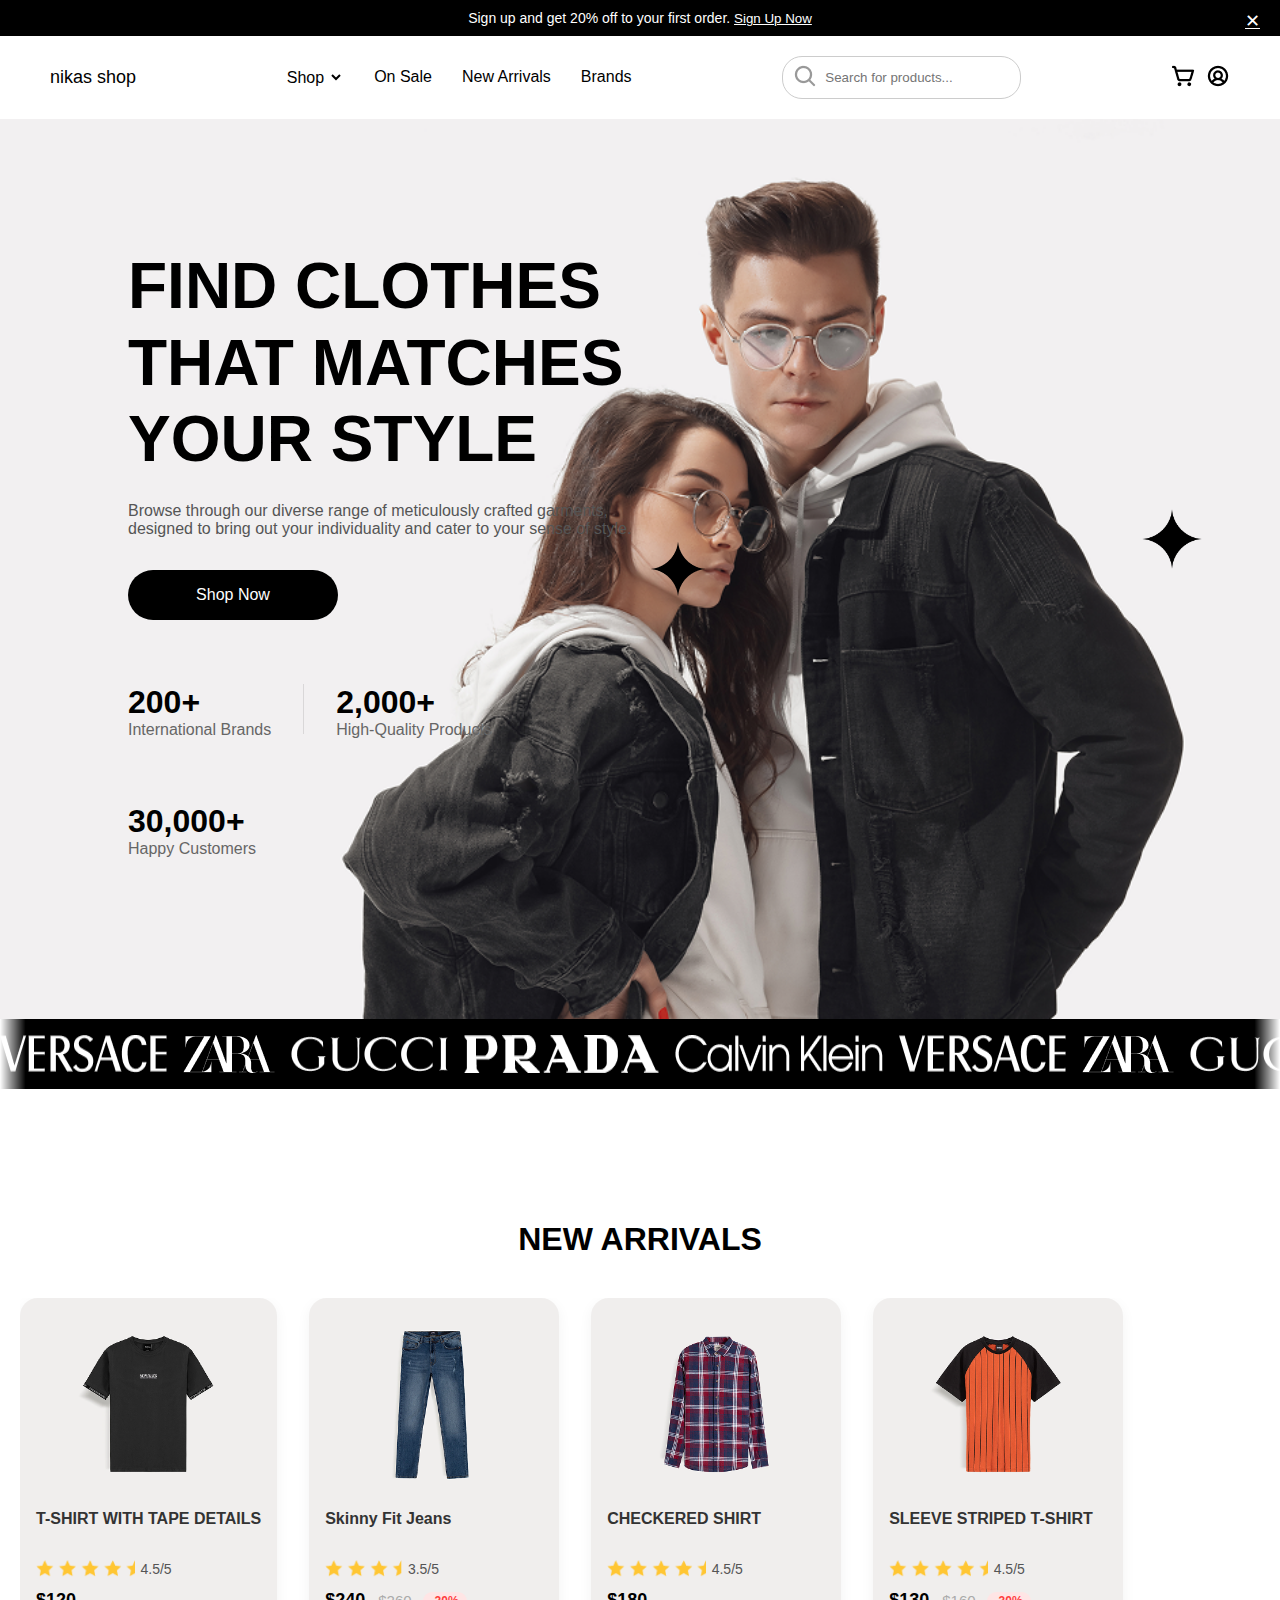
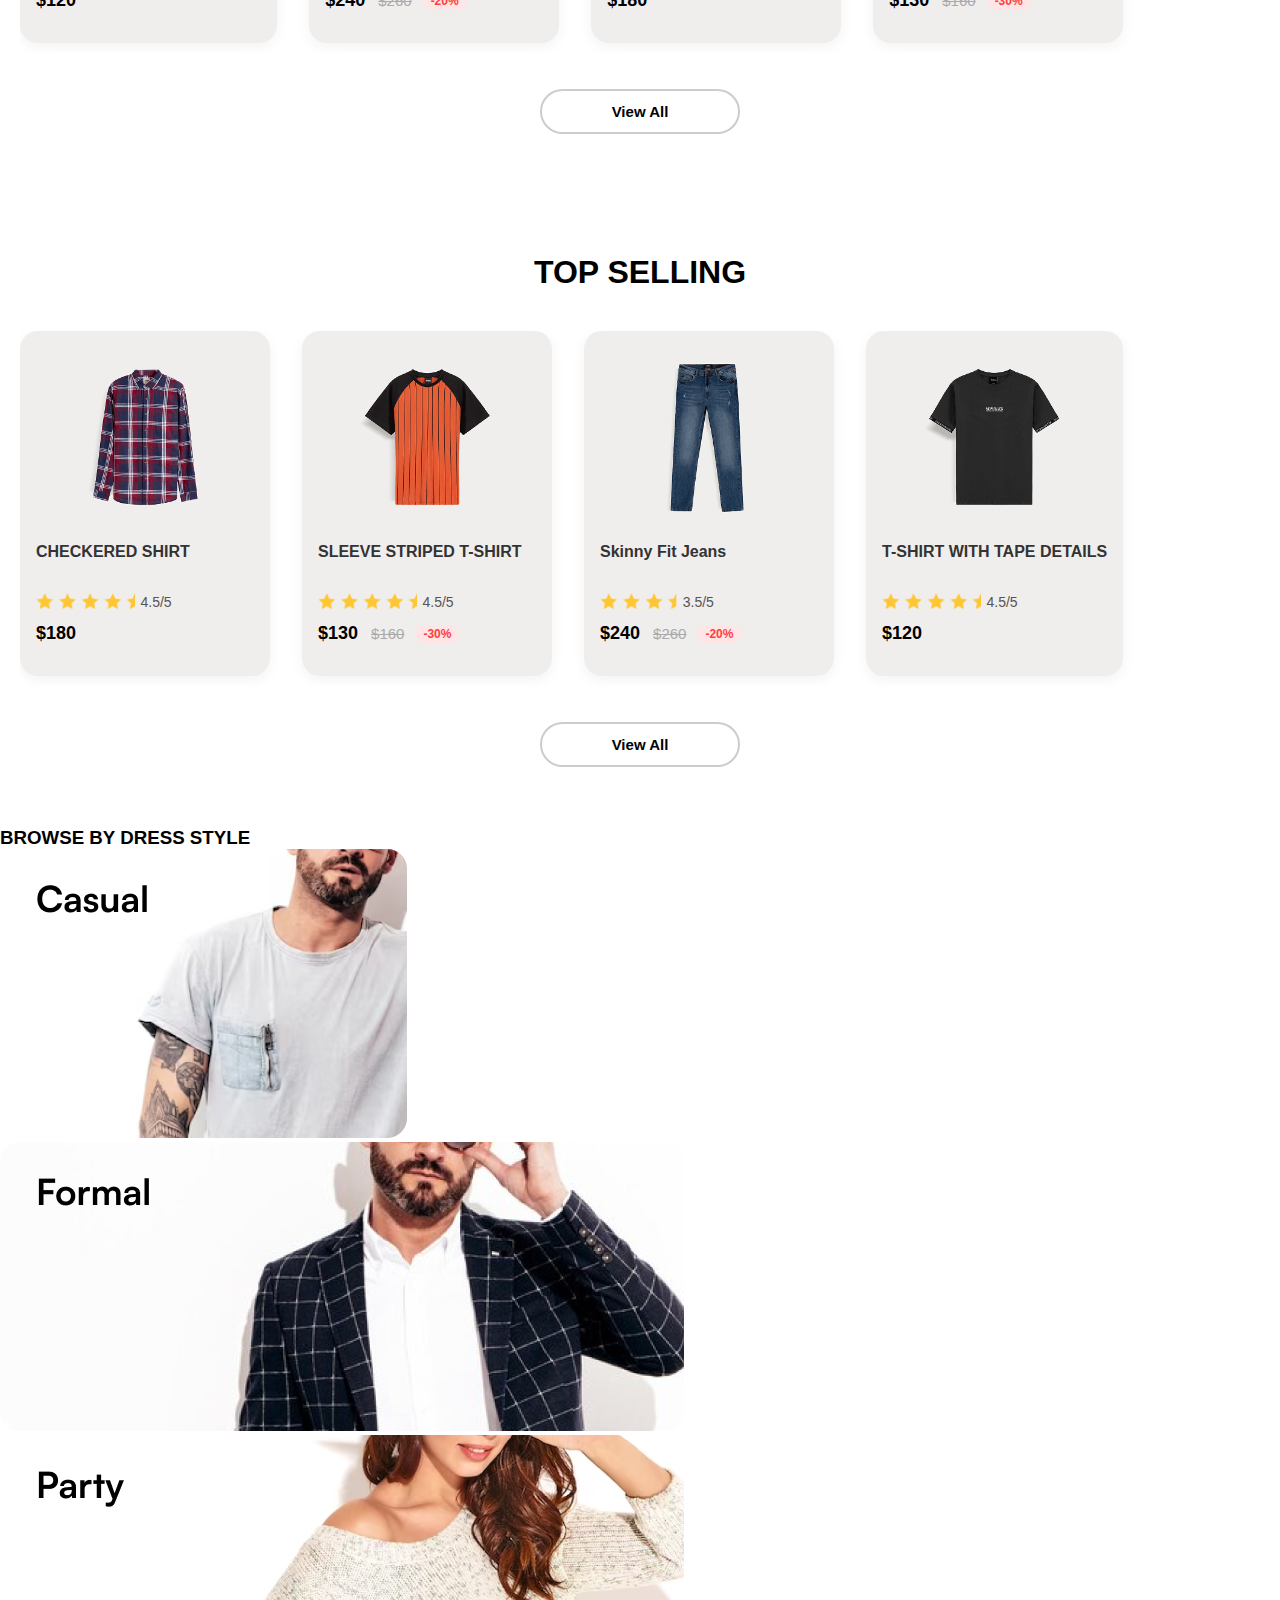
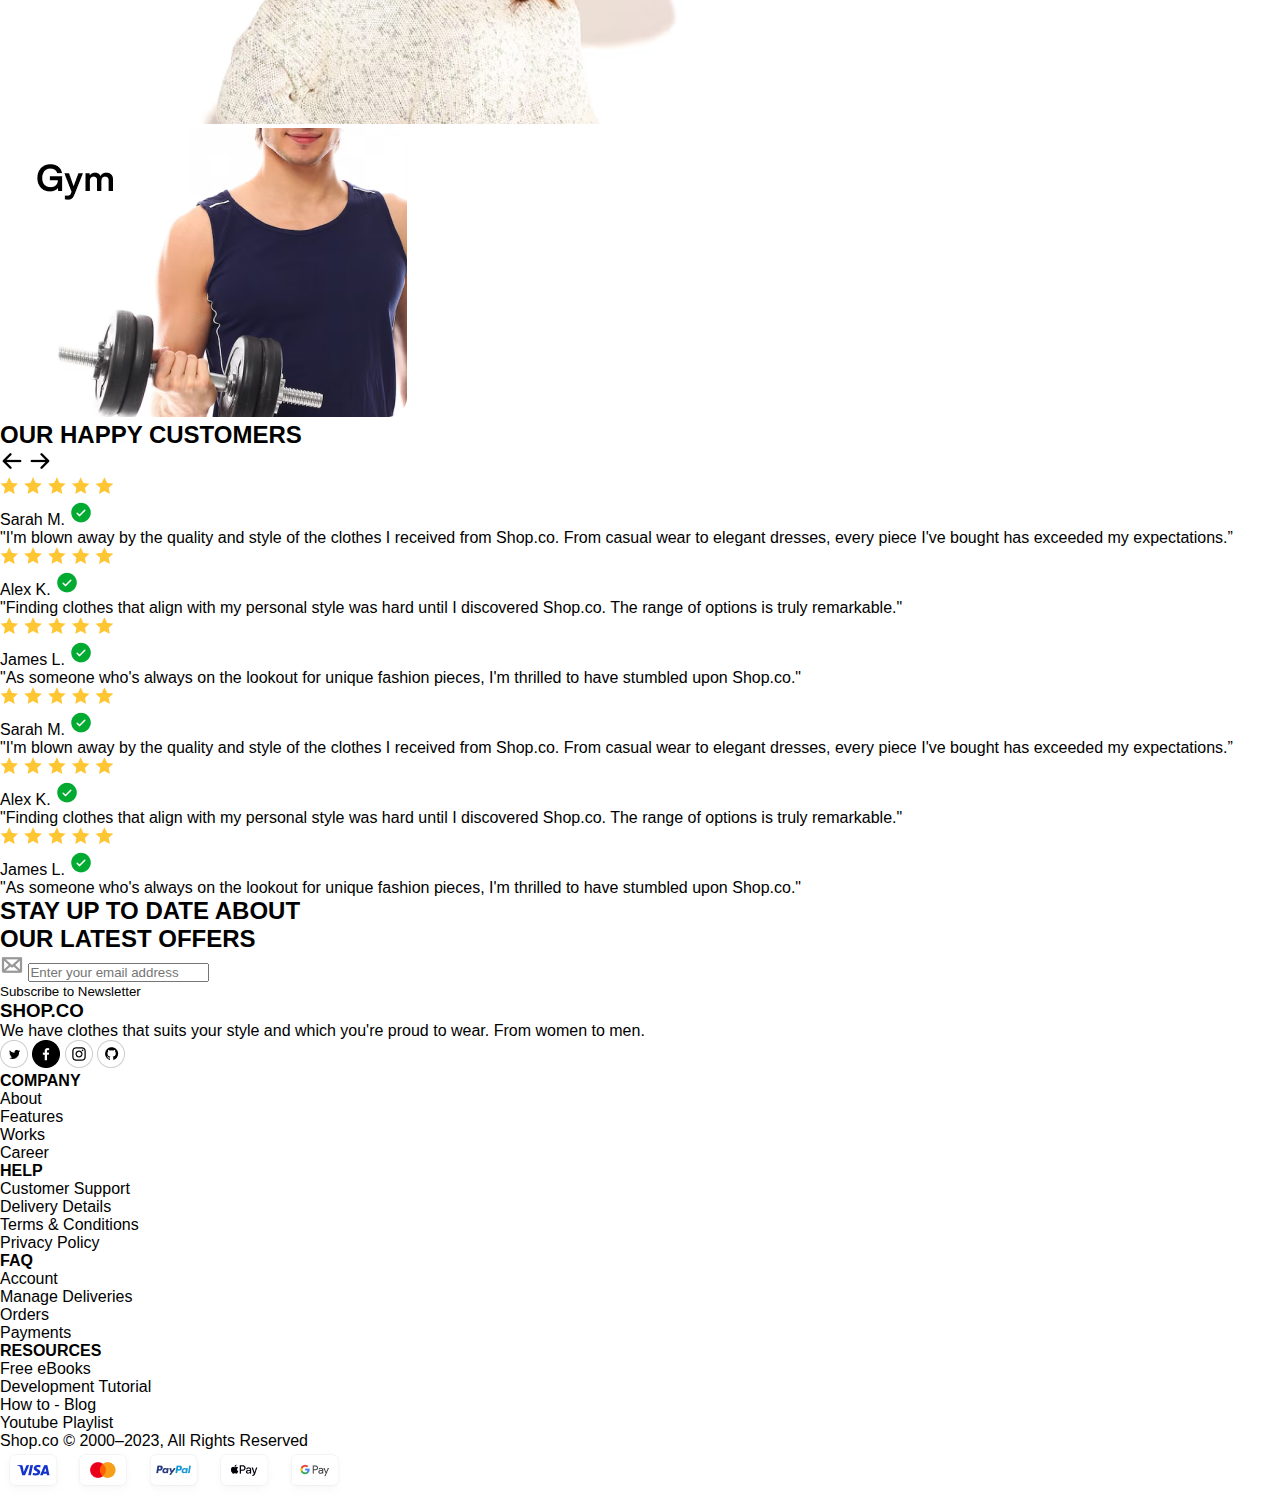
<file: index.html>
<!DOCTYPE html>
<html lang="en">
  <head>
    <meta charset="UTF-8" />
    <meta name="viewport" content="width=device-width, initial-scale=1.0" />
    <link rel="stylesheet" href="./style/page/home_page.css" />
    <link rel="stylesheet" href="./style/shared/main.css" />
    <title>SHOP.CO</title>
  </head>
  <body>
    <header>
      <section class="top-bar">
        <p>
          Sign up and get 20% off to your first order.
          <button
            id="sing-up-btn"
            style="color: white; text-decoration: underline"
          >
            <a href="./registration.html"> Sign Up Now </a>
          </button>
        </p>
        <button class="close-button">✕</button>
      </section>

      <section class="main-header">
        <div class="burger-menu" onclick="openMenu()">
          <div class="bar"></div>
          <div class="bar"></div>
          <div class="bar"></div>
        </div>

        <div class="side-menu" id="sideMenu">
          <button class="close-btn" onclick="closeMenu()">✕</button>
          <ul class="menu-list">
            <li><a href="#">Home</a></li>
            <li><a href="#">About</a></li>
            <li><a href="#">Services</a></li>
            <li class="dropdown">
              <div onclick="toggleDropdown()" class="dropdown-toggle">
                Shop <span class="arrow">▾</span>
              </div>
              <ul class="dropdown-menu" id="dropdownMenu">
                <li><a href="#">Privacy Policy</a></li>
                <li><a href="#">About Company</a></li>
                <li><a href="#">Payment Gateway</a></li>
                <li><a href="#">Terms & Conditions</a></li>
                <li><a href="#">Testimonials</a></li>
              </ul>
            </li>
            <li><a href="#">Testimonials</a></li>
          </ul>
          <button class="signup-btn">
            <a href="./registration.html"> Sign Up Now </a>
          </button>
        </div>

        <section class="logo">
          <p style="font-size: large;">nikas shop</p>
          <!-- <a href="#"><img src="./images/logo.png" alt="Shop Logo" /></a> -->
        </section>

        <nav class="navigation">
          <ul>
            <li>Shop<select name="Shop" id="Shop"></select></li>
            <li><a href="#">On Sale</a></li>
            <li><a href="#new-arrivals">New Arrivals</a></li>
            <li><a href="#scroller">Brands</a></li>
          </ul>
        </nav>

        <section class="search-cart-profile">
          <section class="search-box">
            <button><img src="./images/serch_icon.png" alt="search" /></button>
            <input type="text" placeholder="Search for products..." />
          </section>
        </section>

        <section class="icons">
          <a href="./cart.html"
            ><img src="./images/basket_icon.png" alt="Basket"
          /></a>
          <a href="./admin-login.html" title="Admin Panel"
            ><img src="./images/person_icon.png" alt="admin panel"
          /></a>
        </section>
      </section>
    </header>
    <main>
      <section class="hero">
        <section class="hero-content">
          <h1>FIND CLOTHES THAT MATCHES YOUR STYLE</h1>
          <p>
            Browse through our diverse range of meticulously crafted garments,
            designed to bring out your individuality and cater to your sense of
            style.
          </p>
          <button class="shop-btn">
            <a href="./category.html">Shop Now</a>
          </button>
          <section class="hero-stats">
            <section class="stat">
              <h2>200+</h2>
              <p>International Brands</p>
            </section>
            <span class="separator"></span>
            <section class="stat">
              <h2>2,000+</h2>
              <p>High-Quality Products</p>
            </section>
            <span class="separator nan"></span>
            <section class="stat">
              <h2>30,000+</h2>
              <p>Happy Customers</p>
            </section>
          </section>
        </section>
        <section class="hero-image">
          <img
            src="./images/big_star.png"
            alt="Star"
            class="main-star star-top"
          />
          <img
            src="./images/smal_star.png"
            alt="Star"
            class="main-star star-middle"
          />
        </section>
      </section>
      <!--- brend section -->

      <section
        class="scroller"
        data-direction="right"
        data-speed="fast"
        id="scroller"
      >
        <section class="scroller__inner">
          <img src="./images/versache-logo.png" alt="versache" />
          <img src="./images/zara-logo.png" alt="zara" />
          <img src="./images/gucci-logo.png" alt="gucci" />
          <img src="./images/prada-logo.png" alt="prada" />
          <img src="./images/calvin-klain-logo.png" alt="calvin-klain" />
          <img src="./images/versache-logo.png" alt="versache" />
          <img src="./images/zara-logo.png" alt="zara" />
          <img src="./images/gucci-logo.png" alt="gucci" />
          <img src="./images/prada-logo.png" alt="prada" />
          <img src="./images/calvin-klain-logo.png" alt="calvin-klain" />
        </section>
      </section>
      <!--New Arrivals section--->
      <section class="new-arrivals-container" id="new-arrivals">
        <h2>NEW ARRIVALS</h2>
        <section class="new-arrivals-wrapper js-products-container">
          <!-- New Arrivals section
              cart item 
          -->
        </section>
        <a href="./category.html">
          <button class="view-all-button">View All</button>
        </a>
      </section>

      <!-- TOP SELLING  section-->
      <section class="new-arrivals-container">
        <h2>TOP SELLING</h2>
        <section class="new-arrivals-wrapper js-products-container-top-selling">
          <!-- TOP SELLING  section
              cart item 
          -->
        </section>
        <a href="./category.html">
          <button class="view-all-button">View All</button>
        </a>
      </section>

      <!-- BROWSE BY DRESS STYLE section -->
      <section class="browse-by-dress-style">
        <section class="browse-by-dress-style-wrapper">
          <h3>BROWSE BY DRESS STYLE</h3>
          <!-- BROWSE BY DRESS STYLE CONTENT section -->
          <section class="browse-by-dress-style-content">
            <section class="dress-style-item">
              <a href="./category.html">
                <img src="./images/main-page-img/casuale.png" alt="Casual" />
              </a>
            </section>
            <section class="dress-style-item">
              <a href="./category.html">
                <img src="./images/main-page-img/formal.png" alt="Formal" />
              </a>
            </section>
            <section class="dress-style-item">
              <a href="./category.html">
                <img src="./images/main-page-img/party.png" alt="Party" />
              </a>
            </section>
            <section class="dress-style-item">
              <a href="./category.html">
                <img src="./images/main-page-img/gym.png" alt="Gym" />
              </a>
            </section>
          </section>
        </section>
      </section>
      <!-- OUR HAPPY CUSTOMERS -->
      <section class="costumer-comment">
        <section class="costumer-comment-title">
          <h2>OUR HAPPY CUSTOMERS</h2>
          <div class="carousel-controls">
            <button class="carousel-btn prev-btn">
              <img src="./images/main-page-img/arrow-left.png" alt="arrow" />
            </button>
            <button class="carousel-btn next-btn">
              <img src="./images/main-page-img/arrow-right.png" alt="arrow" />
            </button>
          </div>
        </section>
        <section class="customer-carousel">
          <section class="carousel-wrapper js-carousel">
            <!-- code for costumer comment -->
          </section>
        </section>
      </section>
    </main>
    <!-- STAY UPTO DATE ABOUT OUR LATEST OFFERS and FOOTER SECTION -->
    <footer class="footer">
      <section class="newsletter">
        <div class="newsletter-container">
          <h2>
            STAY UP TO DATE ABOUT<br />
            OUR LATEST OFFERS
          </h2>
          <form class="newsletter-form">
            <section class="mail-input">
              <img src="./images/maill.png" alt="mail icon" />
              <input
                type="email"
                placeholder="Enter your email address"
                required
              />
            </section>
            <button type="submit">Subscribe to Newsletter</button>
          </form>
        </div>
      </section>
      <section class="footer-main">
        <div class="footer-column brand">
          <h3>SHOP.CO</h3>
          <p>
            We have clothes that suits your style and which you're proud to
            wear. From women to men.
          </p>
          <div class="social-icons">
            <a href="#"><img src="./images/twitter.png" alt="twitter" /></a>
            <a href="#"><img src="./images/faceboock.png" alt="faceboock" /></a>
            <a href="#"><img src="./images/ig.png" alt="instagram" /></a>
            <a href="#"><img src="./images/github.png" alt="github" /></a>
          </div>
        </div>

        <div class="footer-column">
          <h4>COMPANY</h4>
          <ul>
            <li><a href="#">About</a></li>
            <li><a href="#">Features</a></li>
            <li><a href="#">Works</a></li>
            <li><a href="#">Career</a></li>
          </ul>
        </div>

        <div class="footer-column">
          <h4>HELP</h4>
          <ul>
            <li><a href="#">Customer Support</a></li>
            <li><a href="#">Delivery Details</a></li>
            <li><a href="#">Terms & Conditions</a></li>
            <li><a href="#">Privacy Policy</a></li>
          </ul>
        </div>

        <div class="footer-column">
          <h4>FAQ</h4>
          <ul>
            <li><a href="#">Account</a></li>
            <li><a href="#">Manage Deliveries</a></li>
            <li><a href="#">Orders</a></li>
            <li><a href="#">Payments</a></li>
          </ul>
        </div>

        <div class="footer-column">
          <h4>RESOURCES</h4>
          <ul>
            <li><a href="#">Free eBooks</a></li>
            <li><a href="#">Development Tutorial</a></li>
            <li><a href="#">How to - Blog</a></li>
            <li><a href="#">Youtube Playlist</a></li>
          </ul>
        </div>
      </section>

      <div class="footer-bottom">
        <p>Shop.co © 2000–2023, All Rights Reserved</p>
        <div class="payment-icons">
          <img src="./images/visa.png" alt="Visa" />
          <img src="./images/master-card.png" alt="Mastercard" />
          <img src="./images/paypal.png" alt="PayPal" />
          <img src="./images/apple-pay.png" alt="Apple Pay" />
          <img src="./images/google-pay.png" alt="Google Pay" />
        </div>
      </div>
    </footer>

    <script src="./js/data.js"></script>
    <script src="./js/shared/shared.js"></script>
    <script src="./js/mainPage.js"></script>
  </body>
</html>
</file>
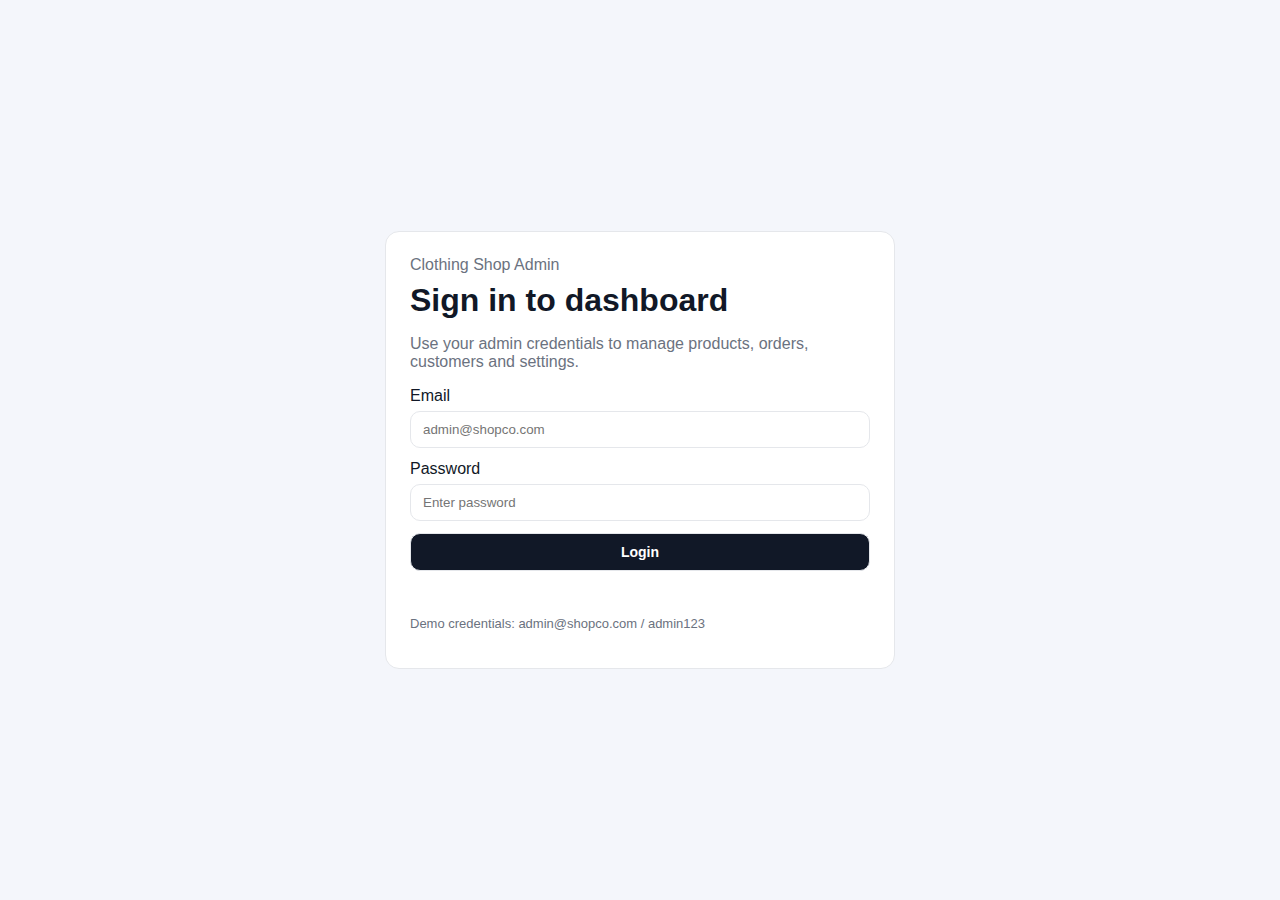
<file: admin-login.html>
<!DOCTYPE html>
<html lang="en">
  <head>
    <meta charset="UTF-8" />
    <meta name="viewport" content="width=device-width, initial-scale=1.0" />
    <link rel="stylesheet" href="./style/page/admin.css" />
    <title>Admin Login - SHOP.CO</title>
  </head>
  <body class="admin-login-body">
    <main class="login-layout">
      <section class="login-card">
        <p class="login-kicker">Clothing Shop Admin</p>
        <h1>Sign in to dashboard</h1>
        <p class="login-subtitle">
          Use your admin credentials to manage products, orders, customers and settings.
        </p>

        <form class="login-form js-login-form">
          <label>
            Email
            <input type="email" class="js-email" placeholder="admin@shopco.com" required />
          </label>

          <label>
            Password
            <input type="password" class="js-password" placeholder="Enter password" required />
          </label>

          <button type="submit" class="btn primary js-login-btn">Login</button>
          <p class="login-error js-login-error"></p>
        </form>

        <p class="login-hint">Demo credentials: admin@shopco.com / admin123</p>
      </section>
    </main>

    <script src="./js/admin/auth.js"></script>
    <script src="./js/admin/login.js"></script>
  </body>
</html>
</file>
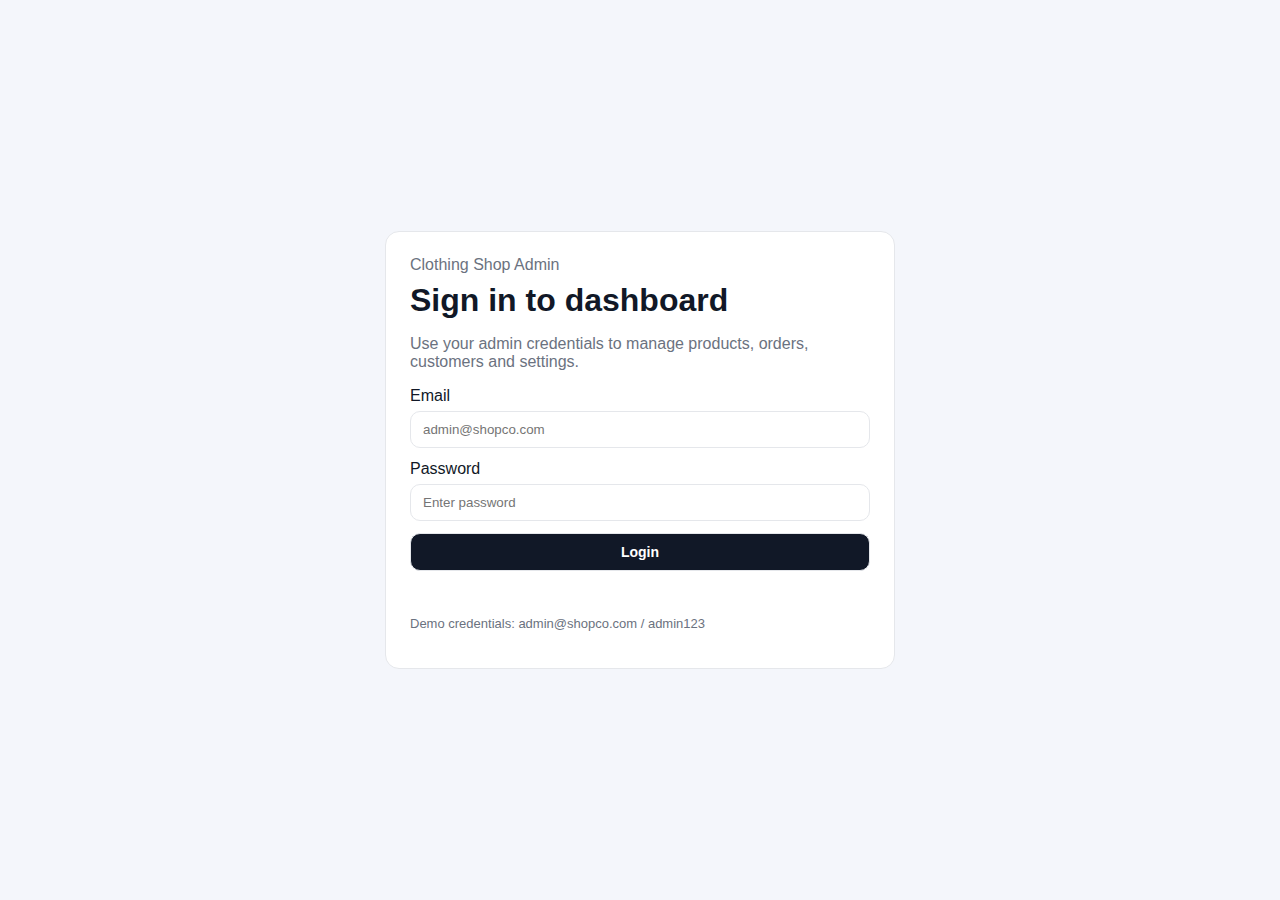
<file: admin.html>
<!DOCTYPE html>
<html lang="en">
  <head>
    <meta charset="UTF-8" />
    <meta name="viewport" content="width=device-width, initial-scale=1.0" />
    <link rel="stylesheet" href="./style/page/admin.css" />
    <title>Admin Dashboard - SHOP.CO</title>
  </head>
  <body>
    <main class="dashboard-layout">
      <aside class="sidebar">
        <h2>SHOP.CO Admin</h2>
        <nav class="sidebar-nav">
          <button class="nav-link is-active js-nav-link" data-section="overview">Overview</button>
          <button class="nav-link js-nav-link" data-section="products">Products</button>
          <button class="nav-link js-nav-link" data-section="orders">Orders</button>
          <button class="nav-link js-nav-link" data-section="customers">Customers</button>
          <button class="nav-link js-nav-link" data-section="analytics">Analytics</button>
          <button class="nav-link js-nav-link" data-section="settings">Settings</button>
        </nav>
        <div class="sidebar-actions">
          <a class="btn secondary" href="./index.html">Back to Store</a>
          <button class="btn danger js-logout-btn">Logout</button>
        </div>
      </aside>

      <section class="content">
        <header class="topbar">
          <h1 class="js-section-title">Dashboard Overview</h1>
          <button class="btn primary js-open-product-modal">+ Add Product</button>
        </header>

        <section class="panel js-section" data-section="overview">
          <div class="stats-grid js-overview-cards"></div>
          <div class="grid-two">
            <article class="card">
              <h3>Sales Overview</h3>
              <canvas class="js-sales-chart" width="600" height="250"></canvas>
            </article>
            <article class="card">
              <h3>Recent Activity</h3>
              <ul class="activity-list js-activity-list"></ul>
            </article>
          </div>
        </section>

        <section class="panel hidden js-section" data-section="products">
          <article class="card">
            <div class="card-head">
              <h3>Products</h3>
              <div class="inline-actions">
                <input type="text" class="input js-product-search" placeholder="Search products..." />
                <select class="input js-product-category-filter">
                  <option value="">All categories</option>
                  <option value="T-shirt">T-shirt</option>
                  <option value="Hoodie">Hoodie</option>
                  <option value="Jeans">Jeans</option>
                  <option value="Shirt">Shirt</option>
                </select>
              </div>
            </div>
            <div class="table-wrapper">
              <table class="admin-table">
                <thead>
                  <tr>
                    <th>ID</th><th>Image</th><th>Name</th><th>Category</th><th>Price</th><th>Stock</th><th>Actions</th>
                  </tr>
                </thead>
                <tbody class="js-products-table-body"></tbody>
              </table>
            </div>
            <div class="pagination js-product-pagination"></div>
          </article>
        </section>

        <section class="panel hidden js-section" data-section="orders">
          <article class="card">
            <h3>Orders</h3>
            <div class="table-wrapper">
              <table class="admin-table">
                <thead>
                  <tr>
                    <th>Order ID</th><th>Customer</th><th>Products</th><th>Total</th><th>Status</th><th>Actions</th>
                  </tr>
                </thead>
                <tbody class="js-orders-table-body"></tbody>
              </table>
            </div>
          </article>
        </section>

        <section class="panel hidden js-section" data-section="customers">
          <article class="card">
            <h3>Customers</h3>
            <div class="table-wrapper">
              <table class="admin-table">
                <thead>
                  <tr>
                    <th>Name</th><th>Email</th><th>Phone</th><th>Total Orders</th><th>Actions</th>
                  </tr>
                </thead>
                <tbody class="js-customers-table-body"></tbody>
              </table>
            </div>
          </article>
        </section>

        <section class="panel hidden js-section" data-section="analytics">
          <div class="stats-grid js-analytics-cards"></div>
          <div class="grid-two">
            <article class="card">
              <h3>Orders Per Day</h3>
              <canvas class="js-orders-chart" width="600" height="250"></canvas>
            </article>
            <article class="card">
              <h3>Top Products</h3>
              <ul class="top-list js-top-products"></ul>
            </article>
          </div>
        </section>

        <section class="panel hidden js-section" data-section="settings">
          <article class="card">
            <h3>Store Settings</h3>
            <form class="settings-form js-settings-form">
              <label>Store Name<input class="input js-store-name" required /></label>
              <label>Admin Email<input class="input js-admin-email" type="email" required /></label>
              <label>Currency
                <select class="input js-currency">
                  <option value="USD">USD ($)</option>
                  <option value="EUR">EUR (€)</option>
                  <option value="GEL">GEL (₾)</option>
                </select>
              </label>
              <label>Theme
                <select class="input js-theme">
                  <option value="light">Light</option>
                  <option value="dark">Dark</option>
                </select>
              </label>
              <div class="inline-actions">
                <button class="btn primary js-save-settings" type="submit">Save Settings</button>
                <button class="btn secondary js-export-json" type="button">Export Data (JSON)</button>
              </div>
            </form>
          </article>
        </section>
      </section>
    </main>

    <section class="modal hidden js-modal">
      <div class="modal-overlay js-modal-close"></div>
      <div class="modal-content js-modal-content"></div>
    </section>

    <div class="toast-container js-toast-container"></div>

    <script src="./js/data.js"></script>
    <script src="./js/admin/auth.js"></script>
    <script src="./js/admin/storage.js"></script>
    <script src="./js/admin/ui.js"></script>
    <script src="./js/admin/products.js"></script>
    <script src="./js/admin/orders.js"></script>
    <script src="./js/admin/customers.js"></script>
    <script src="./js/admin/analytics.js"></script>
    <script src="./js/admin/settings.js"></script>
    <script src="./js/admin/dashboard.js"></script>
  </body>
</html>
</file>
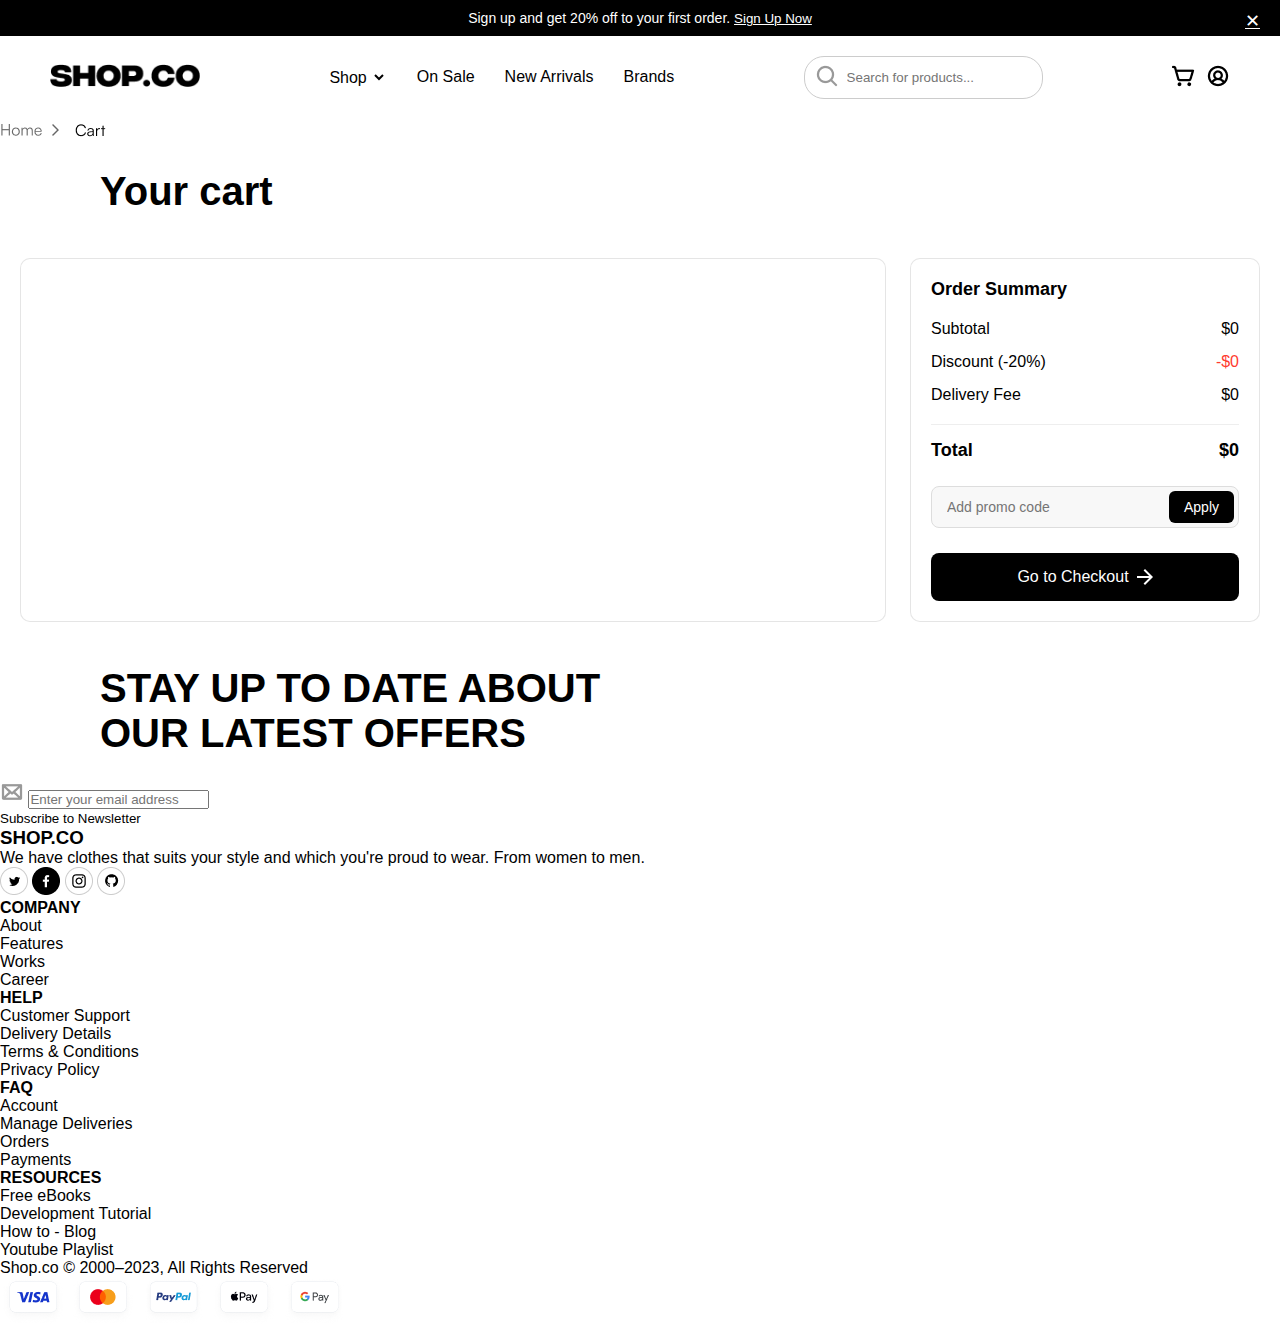
<file: cart.html>
<!DOCTYPE html>
<html lang="en">
  <head>
    <meta charset="UTF-8" />
    <meta name="viewport" content="width=device-width, initial-scale=1.0" />
    <link rel="stylesheet" href="./style/page/cart.css" />
    <link rel="stylesheet" href="./style/page/home_page.css" />
    <link rel="stylesheet" href="./style/shared/main.css" />
    <link rel="stylesheet" href="./style/page/ProductDetailPage.css" />
    <title>SHOP.CO</title>
  </head>
  <body>
    <header>
      <section class="top-bar">
        <p>
          Sign up and get 20% off to your first order.
          <button
            id="sing-up-btn"
            style="color: white; text-decoration: underline"
          >
            <a href="./registration.html"> Sign Up Now </a>
          </button>
        </p>
        <button class="close-button">✕</button>
      </section>

      <section class="main-header">
        <div class="burger-menu" onclick="openMenu()">
          <div class="bar"></div>
          <div class="bar"></div>
          <div class="bar"></div>
        </div>

        <div class="side-menu" id="sideMenu">
          <button class="close-btn" onclick="closeMenu()">✕</button>
          <ul class="menu-list">
            <li><a href="#">Home</a></li>
            <li><a href="#">About</a></li>
            <li><a href="#">Services</a></li>
            <li class="dropdown">
              <div onclick="toggleDropdown()" class="dropdown-toggle">
                Shop <span class="arrow">▾</span>
              </div>
              <ul class="dropdown-menu" id="dropdownMenu">
                <li><a href="#">Privacy Policy</a></li>
                <li><a href="#">About Company</a></li>
                <li><a href="#">Payment Gateway</a></li>
                <li><a href="#">Terms & Conditions</a></li>
                <li><a href="#">Testimonials</a></li>
              </ul>
            </li>
            <li><a href="#">Testimonials</a></li>
          </ul>
          <button class="signup-btn">
            <a href="./registration.html"> Sign Up Now </a>
          </button>
        </div>

        <section class="logo">
          <a href="./index.html"
            ><img src="./images/logo.png" alt="Shop Logo"
          /></a>
        </section>

        <nav class="navigation">
          <ul>
            <li>Shop<select name="Shop" id="Shop"></select></li>
            <li><a href="#">On Sale</a></li>
            <li><a href="#">New Arrivals</a></li>
            <li><a href="#scroller">Brands</a></li>
          </ul>
        </nav>

        <section class="search-cart-profile">
          <section class="search-box">
            <button><img src="./images/serch_icon.png" alt="search" /></button>
            <input type="text" placeholder="Search for products..." />
          </section>
        </section>

        <section class="icons">
          <a href="./cart.html"
            ><img src="./images/basket_icon.png" alt="Basket"
          /></a>
          <a href="./admin-login.html"><img src="./images/person_icon.png" alt="admin panel" /></a>
        </section>
      </section>
    </header>
    <img src="./images/cart-headline.png" alt="hedline" class="hedline" />
    <h2>Your cart</h2>
    <main class="cart-page">
      <section class="container">
        <section class="cart-grid">
          <section class="cart-items">
            
          </section>

          <section class="order-summary">
            <section class="summary-title">Order Summary</section>
            <section class="summary-row">
              <span>Subtotal</span>
              <span class="js-subtotal">$0</span>
            </section>
            <section class="summary-row">
              <span>Discount (-20%)</span>
              <span class="discount js-discount">-$0</span>
            </section>
            <section class="summary-row">
              <span>Delivery Fee</span>
              <span class="js-delivery">$0</span>
            </section>
            <section class="summary-row total">
              <span>Total</span>
              <span class="js-total">$0</span>
            </section>

            <section class="promo-code">
              <input
                type="text"
                class="promo-input"
                placeholder="Add promo code"
              />
              <button class="apply-btn">Apply</button>
            </section>

            <button class="checkout-btn">
              Go to Checkout
              <svg
                width="16"
                height="16"
                viewBox="0 0 16 16"
                fill="none"
                xmlns="http://www.w3.org/2000/svg"
              >
                <path
                  d="M8 0L6.59 1.41L12.17 7H0V9H12.17L6.59 14.59L8 16L16 8L8 0Z"
                  fill="white"
                />
              </svg>
            </button>
          </section>
        </section>
      </section>
    </main>
    <!-- STAY UPTO DATE ABOUT OUR LATEST OFFERS and FOOTER SECTION -->
    <footer class="footer">
      <section class="newsletter">
        <div class="newsletter-container">
          <h2>
            STAY UP TO DATE ABOUT<br />
            OUR LATEST OFFERS
          </h2>
          <form class="newsletter-form">
            <section class="mail-input">
              <img src="./images/maill.png" alt="mail icon" />
              <input
                type="email"
                placeholder="Enter your email address"
                required
              />
            </section>
            <button type="submit">Subscribe to Newsletter</button>
          </form>
        </div>
      </section>
      <section class="footer-main">
        <div class="footer-column brand">
          <h3>SHOP.CO</h3>
          <p>
            We have clothes that suits your style and which you're proud to
            wear. From women to men.
          </p>
          <div class="social-icons">
            <a href="#"><img src="./images/twitter.png" alt="twitter" /></a>
            <a href="#"><img src="./images/faceboock.png" alt="faceboock" /></a>
            <a href="#"><img src="./images/ig.png" alt="instagram" /></a>
            <a href="#"><img src="./images/github.png" alt="github" /></a>
          </div>
        </div>

        <div class="footer-column">
          <h4>COMPANY</h4>
          <ul>
            <li><a href="#">About</a></li>
            <li><a href="#">Features</a></li>
            <li><a href="#">Works</a></li>
            <li><a href="#">Career</a></li>
          </ul>
        </div>

        <div class="footer-column">
          <h4>HELP</h4>
          <ul>
            <li><a href="#">Customer Support</a></li>
            <li><a href="#">Delivery Details</a></li>
            <li><a href="#">Terms & Conditions</a></li>
            <li><a href="#">Privacy Policy</a></li>
          </ul>
        </div>

        <div class="footer-column">
          <h4>FAQ</h4>
          <ul>
            <li><a href="#">Account</a></li>
            <li><a href="#">Manage Deliveries</a></li>
            <li><a href="#">Orders</a></li>
            <li><a href="#">Payments</a></li>
          </ul>
        </div>

        <div class="footer-column">
          <h4>RESOURCES</h4>
          <ul>
            <li><a href="#">Free eBooks</a></li>
            <li><a href="#">Development Tutorial</a></li>
            <li><a href="#">How to - Blog</a></li>
            <li><a href="#">Youtube Playlist</a></li>
          </ul>
        </div>
      </section>

      <div class="footer-bottom">
        <p>Shop.co © 2000–2023, All Rights Reserved</p>
        <div class="payment-icons">
          <img src="./images/visa.png" alt="Visa" />
          <img src="./images/master-card.png" alt="Mastercard" />
          <img src="./images/paypal.png" alt="PayPal" />
          <img src="./images/apple-pay.png" alt="Apple Pay" />
          <img src="./images/google-pay.png" alt="Google Pay" />
        </div>
      </div>
    </footer>

    <script src="./js/data.js"></script>
    <script src="./js/shared/shared.js"></script>

    <script src="./js/ProductDetailPage.js"></script>
    <script src="./js/cart.js"></script>
  </body>
</html>
</file>
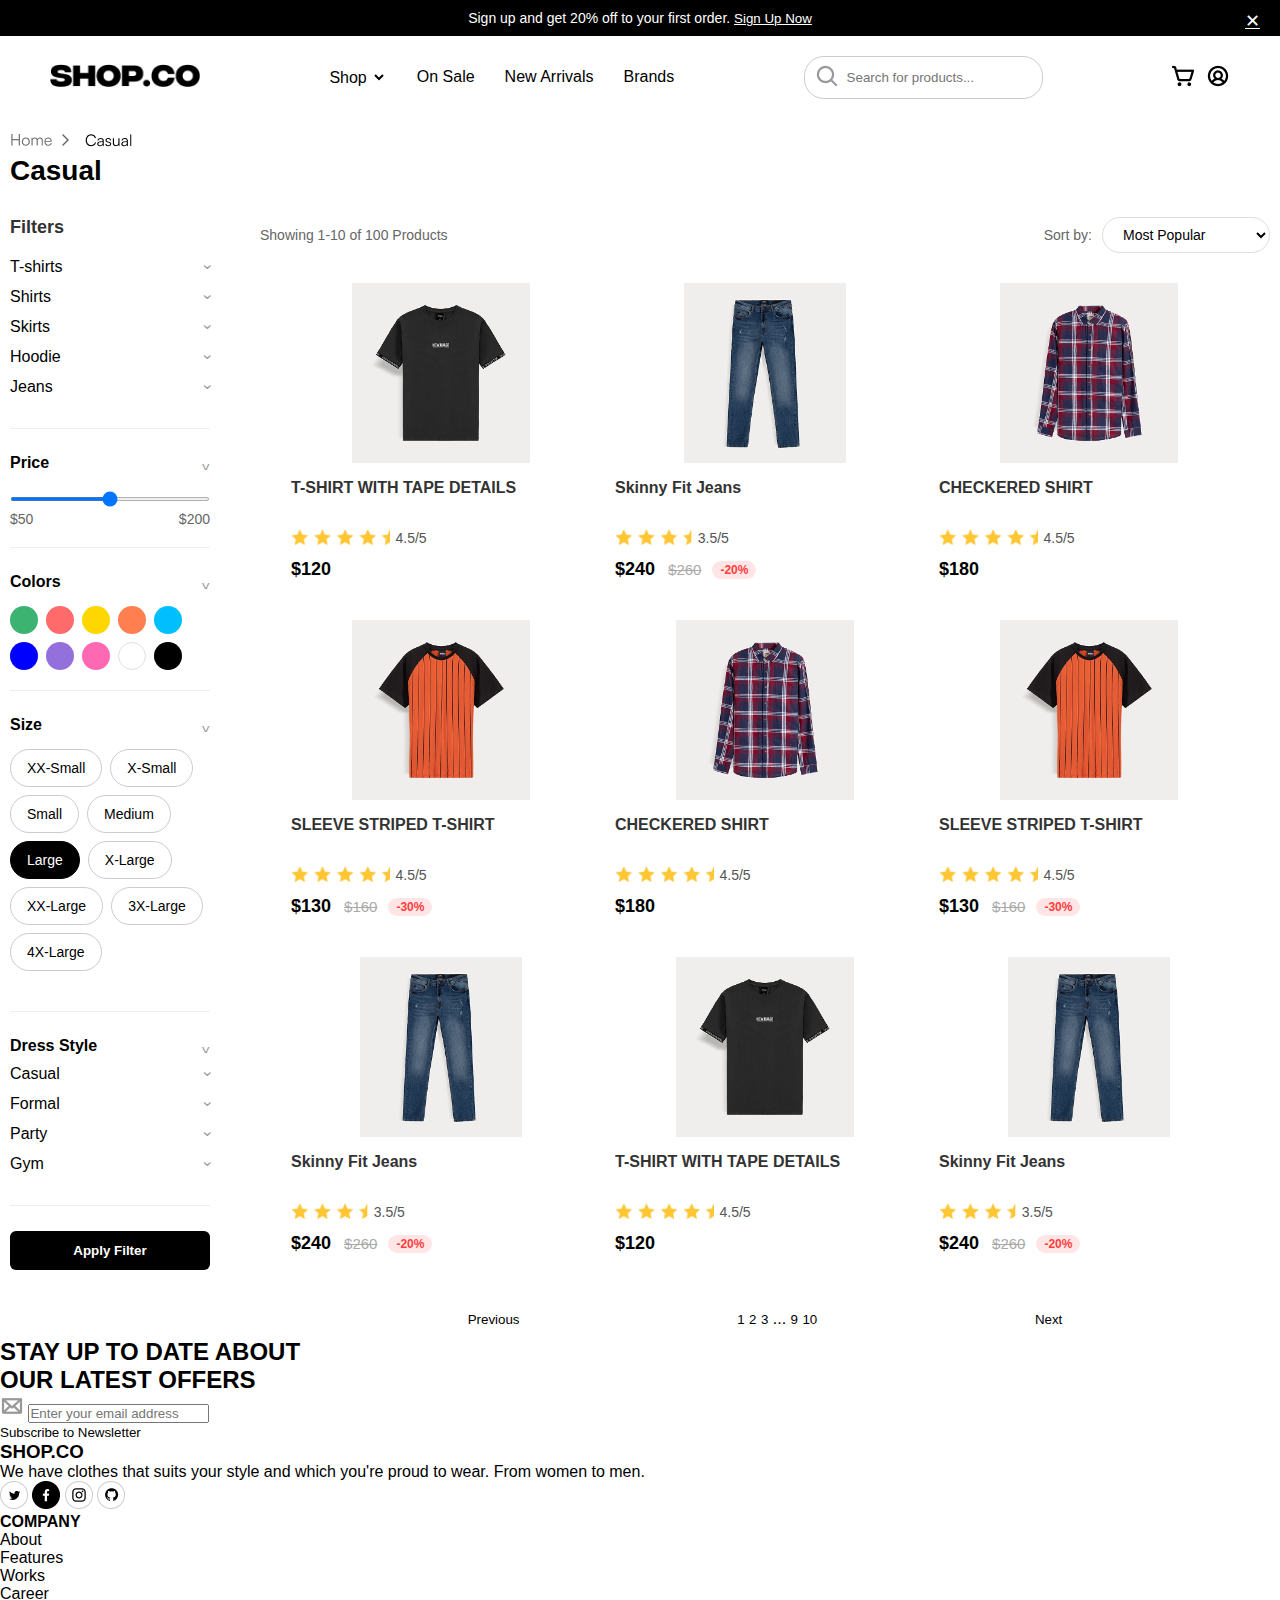
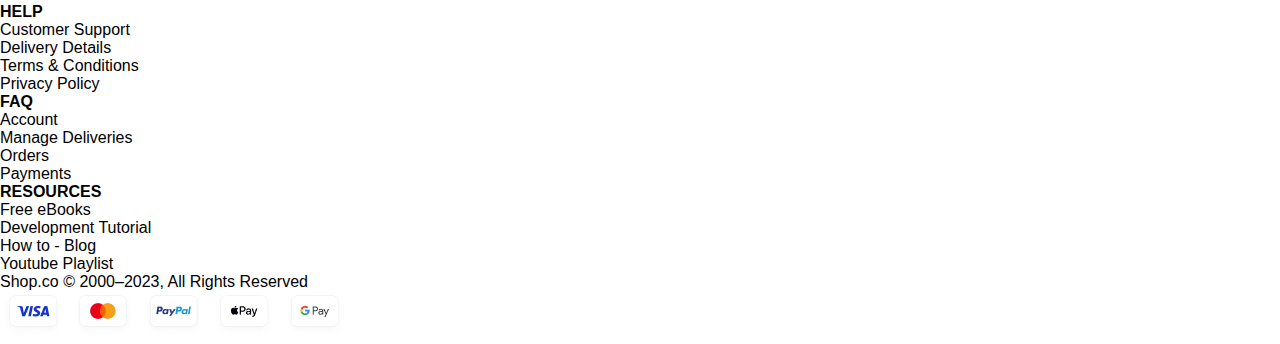
<file: category.html>
<!DOCTYPE html>
<html lang="en">
  <head>
    <meta charset="UTF-8" />
    <meta name="viewport" content="width=device-width, initial-scale=1.0" />
    <link rel="stylesheet" href="./style/page/ProductDetailPage.css" />
    <link rel="stylesheet" href="./style/page/home_page.css" />
    <link rel="stylesheet" href="./style/page/category.css" />
    <link rel="stylesheet" href="./style/shared/main.css" />
    <title>SHOP.CO - Casual</title>
  </head>
  <body>
    <header>
      <section class="top-bar">
        <p>
          Sign up and get 20% off to your first order.
          <button
            id="sing-up-btn"
            style="color: white; text-decoration: underline"
          >
            <a href="./registration.html"> Sign Up Now </a>
          </button>
        </p>
        <button class="close-button">✕</button>
      </section>

      <section class="main-header">
        <div class="burger-menu" onclick="openMenu()">
          <div class="bar"></div>
          <div class="bar"></div>
          <div class="bar"></div>
        </div>

        <div class="side-menu" id="sideMenu">
          <button class="close-btn" onclick="closeMenu()">✕</button>
          <ul class="menu-list">
            <li><a href="#">Home</a></li>
            <li><a href="#">About</a></li>
            <li><a href="#">Services</a></li>
            <li class="dropdown">
              <div onclick="toggleDropdown()" class="dropdown-toggle">
                Shop <span class="arrow">▾</span>
              </div>
              <ul class="dropdown-menu" id="dropdownMenu">
                <li><a href="#">Privacy Policy</a></li>
                <li><a href="#">About Company</a></li>
                <li><a href="#">Payment Gateway</a></li>
                <li><a href="#">Terms & Conditions</a></li>
                <li><a href="#">Testimonials</a></li>
              </ul>
            </li>
            <li><a href="#">Testimonials</a></li>
          </ul>
          <button class="signup-btn">
            <a href="./registration.html"> Sign Up Now </a>
          </button>
        </div>

        <section class="logo">
          <a href="./index.html"
            ><img src="./images/logo.png" alt="Shop Logo"
          /></a>
        </section>

        <nav class="navigation">
          <ul>
            <li>Shop<select name="Shop" id="Shop"></select></li>
            <li><a href="#">On Sale</a></li>
            <li><a href="#">New Arrivals</a></li>
            <li><a href="#scroller">Brands</a></li>
          </ul>
        </nav>

        <section class="search-cart-profile">
          <section class="search-box">
            <button><img src="./images/serch_icon.png" alt="search" /></button>
            <input type="text" placeholder="Search for products..." />
          </section>
        </section>

        <section class="icons">
          <a href="./cart.html"
            ><img src="./images/basket_icon.png" alt="Basket"
          /></a>
          <a href="./admin-login.html"><img src="./images/person_icon.png" alt="admin panel" /></a>
        </section>
      </section>
    </header>

    <main class="category-container">
      <img src="./images/category-hedline.png" alt="category-hedline" />
      <div class="category-title">
        <h2>Casual</h2>
      </div>

      <div class="category-content">
        <!-- Sidebar with filters -->
        <aside class="category-sidebar">
          <h3>Filters</h3>

          <!-- Product types -->
          <div class="filter-section">
            <div class="filter-type">
              <div class="filter-header">
                <span>T-shirts</span>
                <span class="expand-icon">›</span>
              </div>
            </div>
            <div class="filter-type">
              <div class="filter-header">
                <span>Shirts</span>
                <span class="expand-icon">›</span>
              </div>
            </div>
            <div class="filter-type">
              <div class="filter-header">
                <span>Skirts</span>
                <span class="expand-icon">›</span>
              </div>
            </div>
            <div class="filter-type">
              <div class="filter-header">
                <span>Hoodie</span>
                <span class="expand-icon">›</span>
              </div>
            </div>
            <div class="filter-type">
              <div class="filter-header">
                <span>Jeans</span>
                <span class="expand-icon">›</span>
              </div>
            </div>
          </div>

          <!-- Price filter -->
          <div class="filter-section">
            <div class="filter-header collapsible">
              <h4>Price</h4>
              <span class="collapse-icon">^</span>
            </div>
            <div class="price-slider">
              <input
                type="range"
                min="0"
                max="100"
                class="slider"
                id="priceRange"
              />
              <div class="price-range">
                <span>$50</span>
                <span>$200</span>
              </div>
            </div>
          </div>

          <!-- Colors filter -->
          <div class="filter-section">
            <div class="filter-header collapsible">
              <h4>Colors</h4>
              <span class="collapse-icon">^</span>
            </div>
            <div class="color-options">
              <div class="color-circle green"></div>
              <div class="color-circle red"></div>
              <div class="color-circle yellow"></div>
              <div class="color-circle orange"></div>
              <div class="color-circle blue-light"></div>
              <div class="color-circle blue"></div>
              <div class="color-circle purple"></div>
              <div class="color-circle pink"></div>
              <div class="color-circle white"></div>
              <div class="color-circle black"></div>
            </div>
          </div>

          <!-- Size filter -->
          <div class="filter-section">
            <div class="filter-header collapsible">
              <h4>Size</h4>
              <span class="collapse-icon">^</span>
            </div>
            <div class="size-options">
              <button class="size-btn">XX-Small</button>
              <button class="size-btn">X-Small</button>
              <button class="size-btn">Small</button>
              <button class="size-btn">Medium</button>
              <button class="size-btn selected">Large</button>
              <button class="size-btn">X-Large</button>
              <button class="size-btn">XX-Large</button>
              <button class="size-btn">3X-Large</button>
              <button class="size-btn">4X-Large</button>
            </div>
          </div>

          <!-- Dress Style filter -->
          <div class="filter-section">
            <div class="filter-header collapsible">
              <h4>Dress Style</h4>
              <span class="collapse-icon">^</span>
            </div>
            <div class="filter-type">
              <div class="filter-header">
                <span>Casual</span>
                <span class="expand-icon">›</span>
              </div>
            </div>
            <div class="filter-type">
              <div class="filter-header">
                <span>Formal</span>
                <span class="expand-icon">›</span>
              </div>
            </div>
            <div class="filter-type">
              <div class="filter-header">
                <span>Party</span>
                <span class="expand-icon">›</span>
              </div>
            </div>
            <div class="filter-type">
              <div class="filter-header">
                <span>Gym</span>
                <span class="expand-icon">›</span>
              </div>
            </div>
          </div>

          <button class="apply-filter-btn">Apply Filter</button>
        </aside>

        <!-- Products grid -->
        <div class="category-products">
          <div class="category-products-header">
            <p>Showing 1-10 of 100 Products</p>
            <div class="sort-dropdown">
              <span>Sort by:</span>
              <select name="sort" id="sortOptions">
                <option value="most-popular">Most Popular</option>
                <option value="newest">Newest</option>
                <option value="price-low">Price: Low to High</option>
                <option value="price-high">Price: High to Low</option>
              </select>
            </div>
          </div>

          <div class="products-grid js-products-grid"></div>

          <!-- Pagination -->
          <div class="pagination">
            <button class="pagination-btn prev-btn">
              <span>Previous</span>
            </button>
            <div class="page-numbers">
              <button class="page-number active">1</button>
              <button class="page-number">2</button>
              <button class="page-number">3</button>
              <span class="ellipsis">...</span>
              <button class="page-number">9</button>
              <button class="page-number">10</button>
            </div>
            <button class="pagination-btn next-btn">
              <span>Next</span>
            </button>
          </div>
        </div>
      </div>
    </main>

    <!-- STAY UPTO DATE ABOUT OUR LATEST OFFERS and FOOTER SECTION -->
    <footer class="footer">
      <section class="newsletter">
        <div class="newsletter-container">
          <h2>
            STAY UP TO DATE ABOUT<br />
            OUR LATEST OFFERS
          </h2>
          <form class="newsletter-form">
            <section class="mail-input">
              <img src="./images/maill.png" alt="mail icon" />
              <input
                type="email"
                placeholder="Enter your email address"
                required
              />
            </section>
            <button type="submit">Subscribe to Newsletter</button>
          </form>
        </div>
      </section>
      <section class="footer-main">
        <div class="footer-column brand">
          <h3>SHOP.CO</h3>
          <p>
            We have clothes that suits your style and which you're proud to
            wear. From women to men.
          </p>
          <div class="social-icons">
            <a href="#"><img src="./images/twitter.png" alt="twitter" /></a>
            <a href="#"><img src="./images/faceboock.png" alt="faceboock" /></a>
            <a href="#"><img src="./images/ig.png" alt="instagram" /></a>
            <a href="#"><img src="./images/github.png" alt="github" /></a>
          </div>
        </div>

        <div class="footer-column">
          <h4>COMPANY</h4>
          <ul>
            <li><a href="#">About</a></li>
            <li><a href="#">Features</a></li>
            <li><a href="#">Works</a></li>
            <li><a href="#">Career</a></li>
          </ul>
        </div>

        <div class="footer-column">
          <h4>HELP</h4>
          <ul>
            <li><a href="#">Customer Support</a></li>
            <li><a href="#">Delivery Details</a></li>
            <li><a href="#">Terms & Conditions</a></li>
            <li><a href="#">Privacy Policy</a></li>
          </ul>
        </div>

        <div class="footer-column">
          <h4>FAQ</h4>
          <ul>
            <li><a href="#">Account</a></li>
            <li><a href="#">Manage Deliveries</a></li>
            <li><a href="#">Orders</a></li>
            <li><a href="#">Payments</a></li>
          </ul>
        </div>

        <div class="footer-column">
          <h4>RESOURCES</h4>
          <ul>
            <li><a href="#">Free eBooks</a></li>
            <li><a href="#">Development Tutorial</a></li>
            <li><a href="#">How to - Blog</a></li>
            <li><a href="#">Youtube Playlist</a></li>
          </ul>
        </div>
      </section>

      <div class="footer-bottom">
        <p>Shop.co © 2000–2023, All Rights Reserved</p>
        <div class="payment-icons">
          <img src="./images/visa.png" alt="Visa" />
          <img src="./images/master-card.png" alt="Mastercard" />
          <img src="./images/paypal.png" alt="PayPal" />
          <img src="./images/apple-pay.png" alt="Apple Pay" />
          <img src="./images/google-pay.png" alt="Google Pay" />
        </div>
      </div>
    </footer>
    <script src="./js/data.js"></script>
    <script src="./js/shared/shared.js"></script>
    <script src="./js/category.js"></script>
  </body>
</html>
</file>
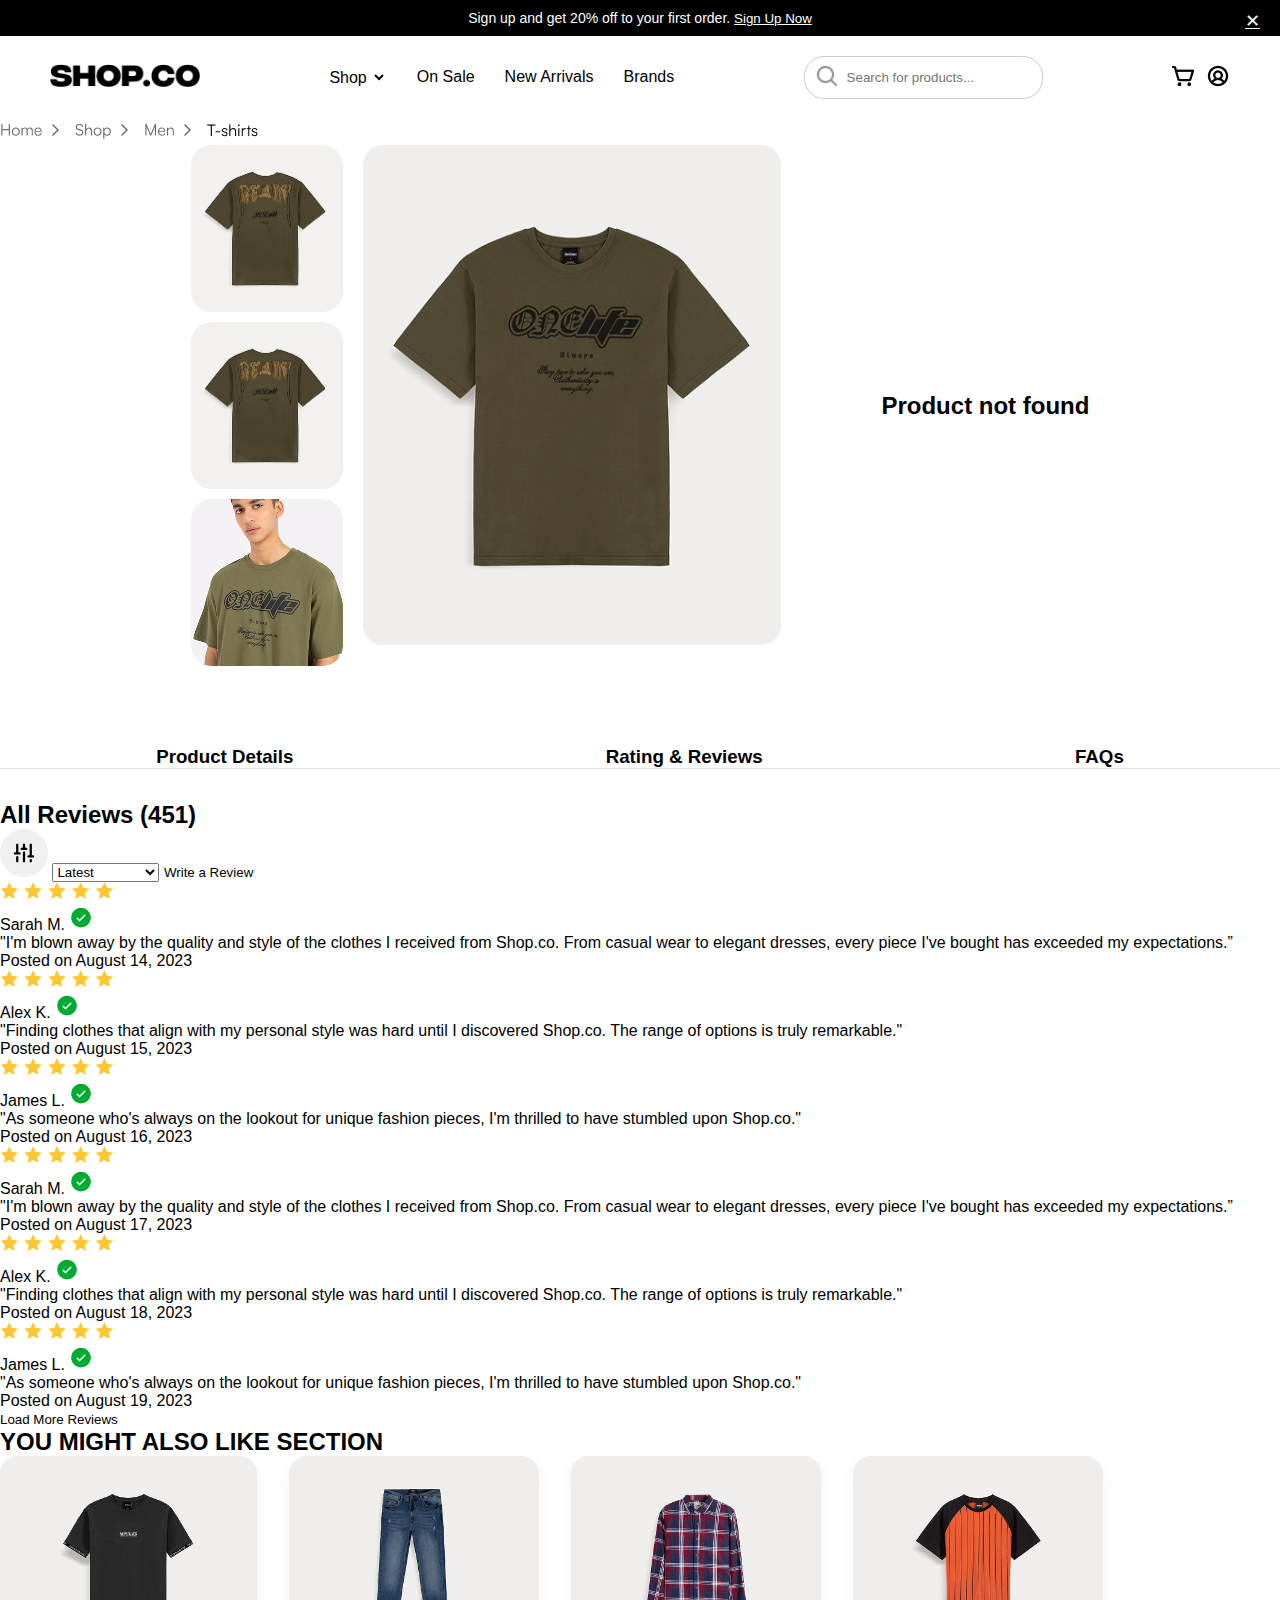
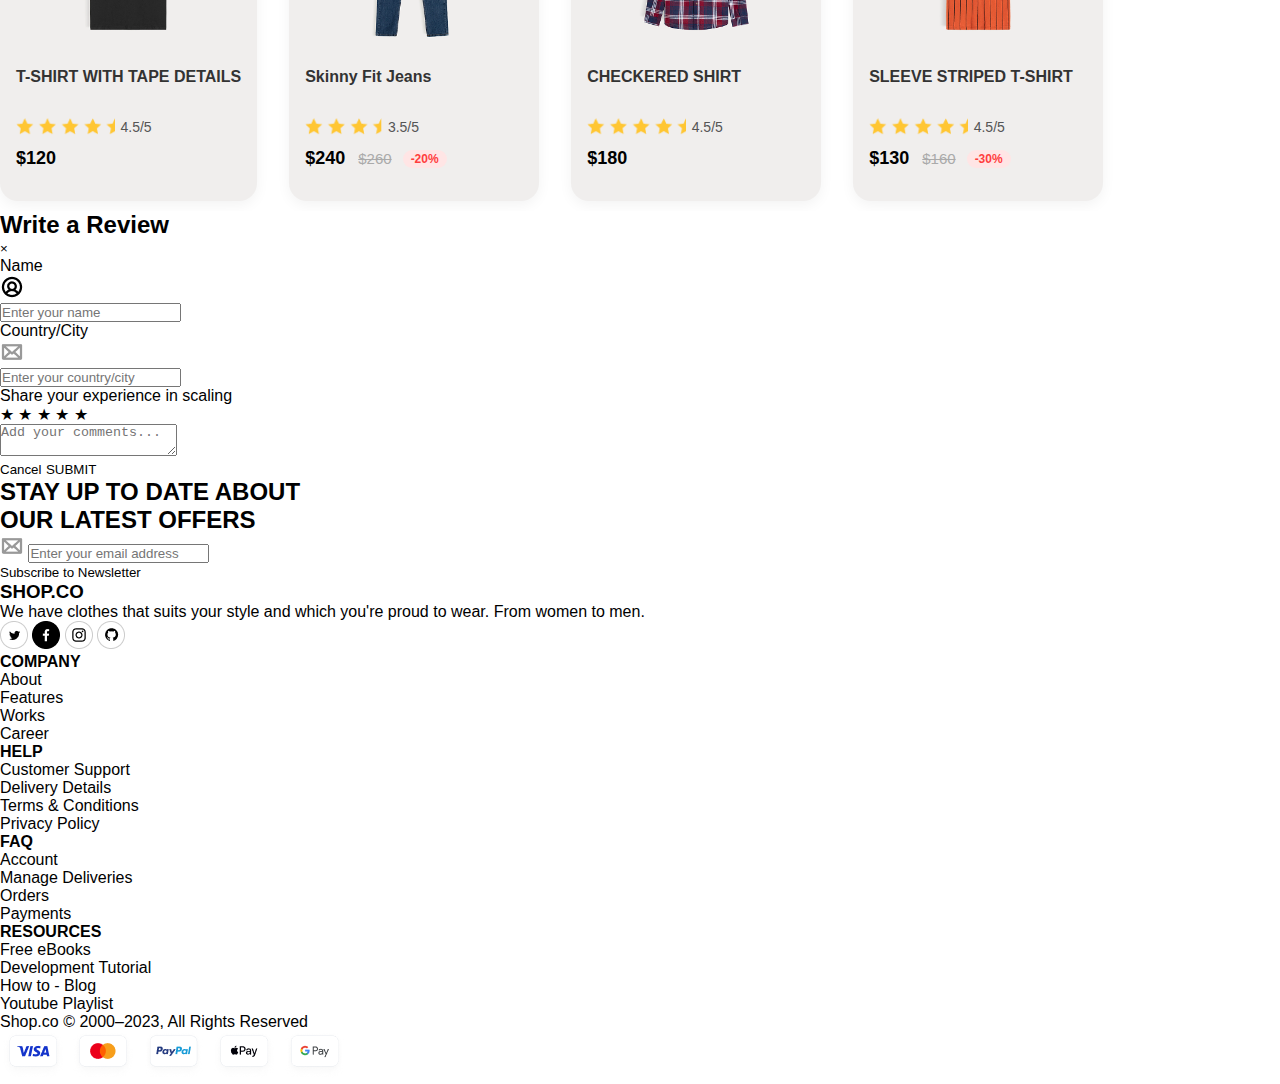
<file: ProductDetailPage.html>
<!DOCTYPE html>
<html lang="en">
  <head>
    <meta charset="UTF-8" />
    <meta name="viewport" content="width=device-width, initial-scale=1.0" />
    <link rel="stylesheet" href="./style/page/ProductDetailPage.css" />
    <link rel="stylesheet" href="./style/page/home_page.css" />
    <link rel="stylesheet" href="./style/shared/main.css" />
    <title>SHOP.CO</title>
  </head>
  <body>
    <header>
      <section class="top-bar">
        <p>
          Sign up and get 20% off to your first order.
          <button
            id="sing-up-btn"
            style="color: white; text-decoration: underline"
          >
            <a href="./registration.html"> Sign Up Now </a>
          </button>
        </p>
        <button class="close-button">✕</button>
      </section>

      <section class="main-header">
        <div class="burger-menu" onclick="openMenu()">
          <div class="bar"></div>
          <div class="bar"></div>
          <div class="bar"></div>
        </div>

        <div class="side-menu" id="sideMenu">
          <button class="close-btn" onclick="closeMenu()">✕</button>
          <ul class="menu-list">
            <li><a href="#">Home</a></li>
            <li><a href="#">About</a></li>
            <li><a href="#">Services</a></li>
            <li class="dropdown">
              <div onclick="toggleDropdown()" class="dropdown-toggle">
                Shop <span class="arrow">▾</span>
              </div>
              <ul class="dropdown-menu" id="dropdownMenu">
                <li><a href="#">Privacy Policy</a></li>
                <li><a href="#">About Company</a></li>
                <li><a href="#">Payment Gateway</a></li>
                <li><a href="#">Terms & Conditions</a></li>
                <li><a href="#">Testimonials</a></li>
              </ul>
            </li>
            <li><a href="#">Testimonials</a></li>
          </ul>
          <button class="signup-btn">
            <a href="./registration.html"> Sign Up Now </a>
          </button>
        </div>

        <section class="logo">
          <a href="./index.html"
            ><img src="./images/logo.png" alt="Shop Logo"
          /></a>
        </section>

        <nav class="navigation">
          <ul>
            <li>Shop<select name="Shop" id="Shop"></select></li>
            <li><a href="#">On Sale</a></li>
            <li><a href="#">New Arrivals</a></li>
            <li><a href="#scroller">Brands</a></li>
          </ul>
        </nav>

        <section class="search-cart-profile">
          <section class="search-box">
            <button><img src="./images/serch_icon.png" alt="search" /></button>
            <input type="text" placeholder="Search for products..." />
          </section>
        </section>

        <section class="icons">
          <a href="./cart.html"
            ><img src="./images/basket_icon.png" alt="Basket"
          /></a>
          <a href="./admin-login.html"><img src="./images/person_icon.png" alt="admin panel" /></a>
        </section>
      </section>
    </header>

    <main>
      <img
        src="./images/productdetail-hedline.png"
        alt="hedline"
        class="hedline"
      />
      <section class="hero-category">
        <section class="hero-category-wrapper">
          <section class="hero-category-img">
            <img src="./images/main-img.png" alt="Main Product Image" />
            <section class="hero-category-more-img">
              <img src="./images/more-img-middle.png" alt="more-img-top" />
              <img src="./images/more-img-middle.png" alt="more-img-middle" />
              <img src="./images/more-img-bottom.png" alt="more-img-bottom" />
            </section>
          </section>
          <section class="hero-category-info">
            
          </section>
        </section>
      </section>
      <!-- rating-reviews -->
      <section class="reviews">
        <section class="title-reviews">
          <h3>Product Details</h3>
          <h3>Rating & Reviews</h3>
          <h3>FAQs</h3>
        </section>
        <div class="reviews-header">
          <h2>All Reviews <span>(451)</span></h2>
          <div class="reviews-controls">
            <button class="filter-btn">
              <img src="./images/filter-icon.png" alt="Filter" />
            </button>
            <select>
              <option>Latest</option>
              <option>Highest Rated</option>
              <option>Oldest</option>
            </select>
            <button class="write-review">Write a Review</button>
          </div>
        </div>

        <div class="review-grid">
          <!-- costumer coments rewiw -->
        </div>

        <div class="load-more-container">
          <button class="load-more">Load More Reviews</button>
        </div>
      </section>
      <!-- You might also like section -->
      <section class="also-like">
        <h2>YOU MIGHT ALSO LIKE SECTION</h2>
        <section class="new-arrivals-wrapper js-products-container">
          <!-- New Arrivals section
              cart item 
          -->
        </section>
      </section>
      <!-- Review Modal HTML -->
<div class="modal-overlay" id="reviewModal">
  <div class="modal-content js-modal-content">
    <!-- form for rewiw modal -->
  </div>
</div>
    </main>
    <!-- STAY UPTO DATE ABOUT OUR LATEST OFFERS and FOOTER SECTION -->
    <footer class="footer">
      <section class="newsletter">
        <div class="newsletter-container">
          <h2>
            STAY UP TO DATE ABOUT<br />
            OUR LATEST OFFERS
          </h2>
          <form class="newsletter-form">
            <section class="mail-input">
              <img src="./images/maill.png" alt="mail icon" />
              <input
                type="email"
                placeholder="Enter your email address"
                required
              />
            </section>
            <button type="submit">Subscribe to Newsletter</button>
          </form>
        </div>
      </section>
      <section class="footer-main">
        <div class="footer-column brand">
          <h3>SHOP.CO</h3>
          <p>
            We have clothes that suits your style and which you're proud to
            wear. From women to men.
          </p>
          <div class="social-icons">
            <a href="#"><img src="./images/twitter.png" alt="twitter" /></a>
            <a href="#"><img src="./images/faceboock.png" alt="faceboock" /></a>
            <a href="#"><img src="./images/ig.png" alt="instagram" /></a>
            <a href="#"><img src="./images/github.png" alt="github" /></a>
          </div>
        </div>

        <div class="footer-column">
          <h4>COMPANY</h4>
          <ul>
            <li><a href="#">About</a></li>
            <li><a href="#">Features</a></li>
            <li><a href="#">Works</a></li>
            <li><a href="#">Career</a></li>
          </ul>
        </div>

        <div class="footer-column">
          <h4>HELP</h4>
          <ul>
            <li><a href="#">Customer Support</a></li>
            <li><a href="#">Delivery Details</a></li>
            <li><a href="#">Terms & Conditions</a></li>
            <li><a href="#">Privacy Policy</a></li>
          </ul>
        </div>

        <div class="footer-column">
          <h4>FAQ</h4>
          <ul>
            <li><a href="#">Account</a></li>
            <li><a href="#">Manage Deliveries</a></li>
            <li><a href="#">Orders</a></li>
            <li><a href="#">Payments</a></li>
          </ul>
        </div>

        <div class="footer-column">
          <h4>RESOURCES</h4>
          <ul>
            <li><a href="#">Free eBooks</a></li>
            <li><a href="#">Development Tutorial</a></li>
            <li><a href="#">How to - Blog</a></li>
            <li><a href="#">Youtube Playlist</a></li>
          </ul>
        </div>
      </section>

      <div class="footer-bottom">
        <p>Shop.co © 2000–2023, All Rights Reserved</p>
        <div class="payment-icons">
          <img src="./images/visa.png" alt="Visa" />
          <img src="./images/master-card.png" alt="Mastercard" />
          <img src="./images/paypal.png" alt="PayPal" />
          <img src="./images/apple-pay.png" alt="Apple Pay" />
          <img src="./images/google-pay.png" alt="Google Pay" />
        </div>
      </div>
    </footer>
    <script src="./js/cart.js"></script>
    <script src="./js/data.js"></script>
    <script src="./js/shared/shared.js"></script>
    <script src="./js/ProductDetailPage.js"></script>
    <script src="./js/ProductReviewModal.js"></script>
  </body>
</html>
</file>
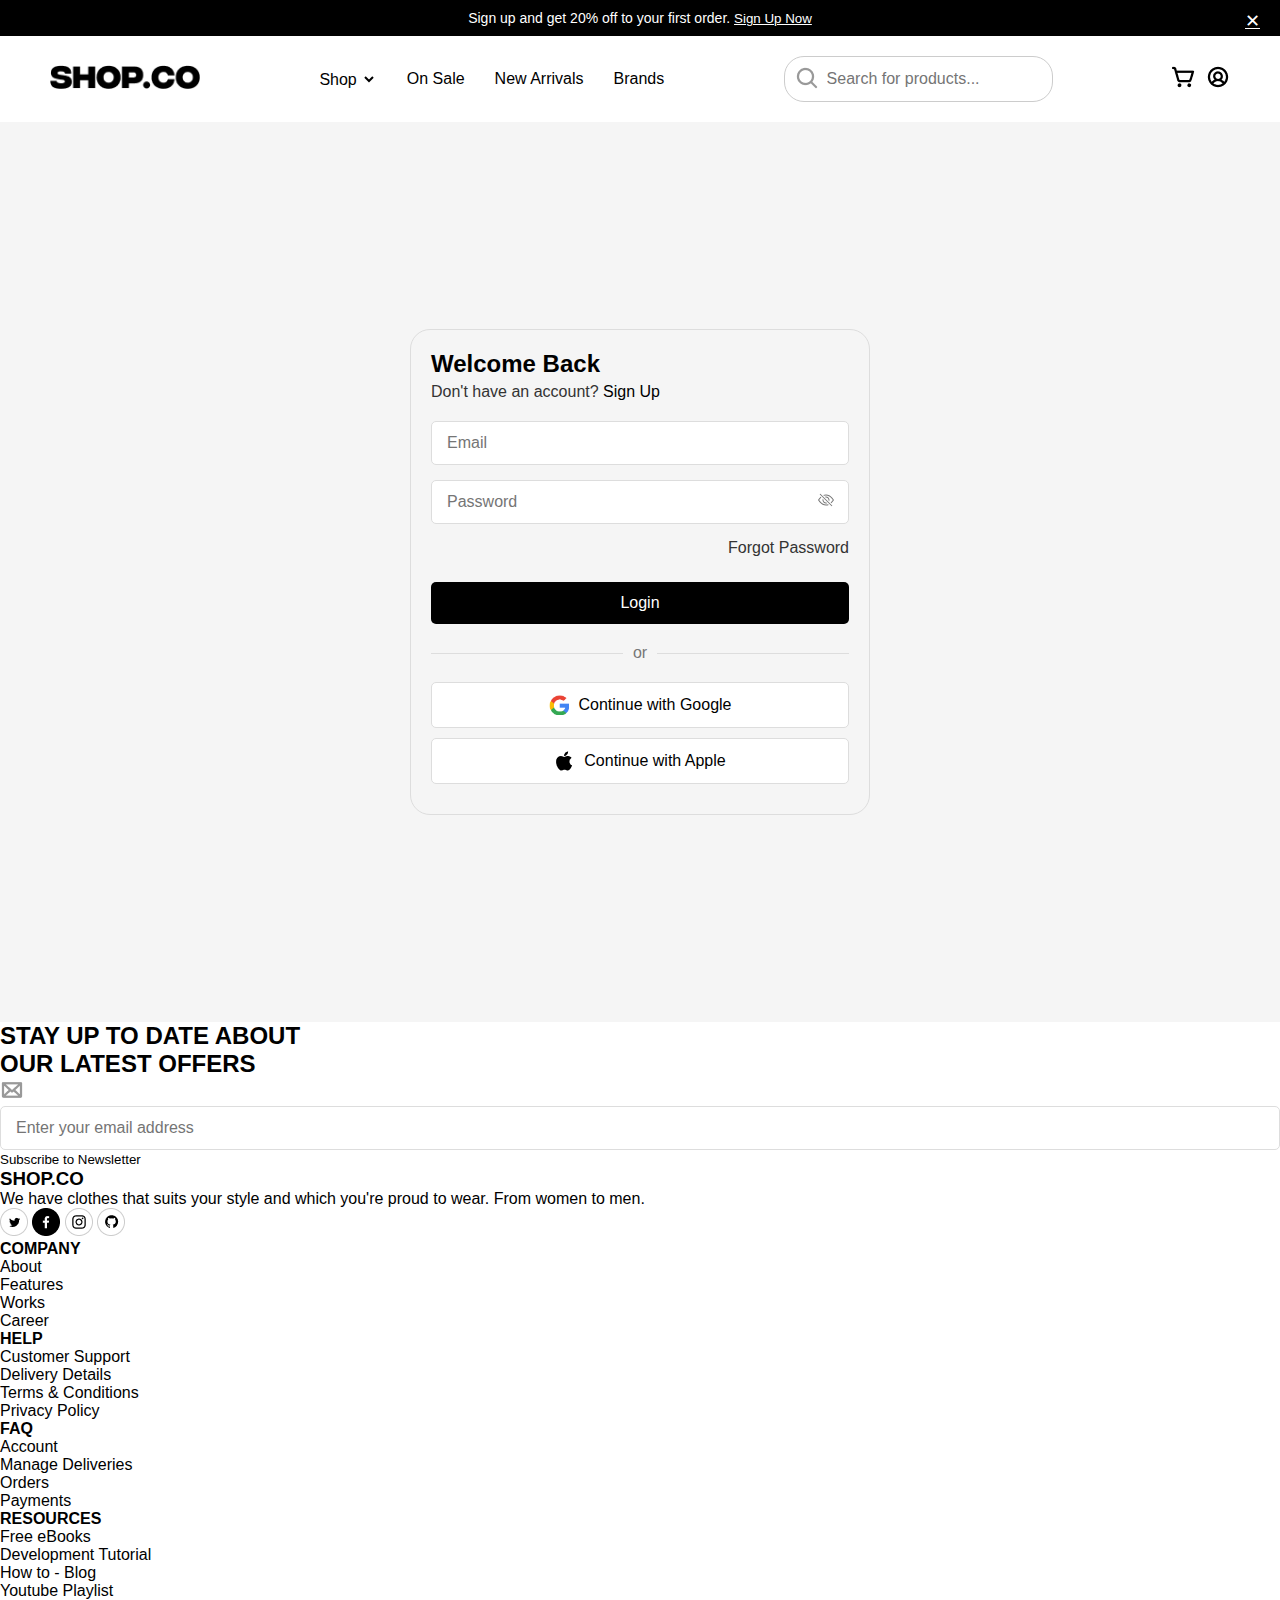
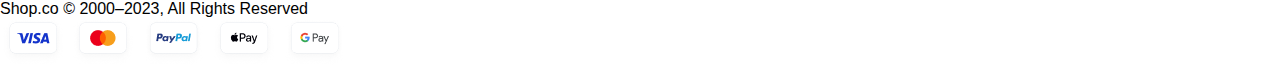
<file: registration.html>
<!DOCTYPE html>
<html lang="en">
  <head>
    <meta charset="UTF-8" />
    <meta name="viewport" content="width=device-width, initial-scale=1.0" />
    <link rel="stylesheet" href="./style/page/registration.css" />
    <link rel="stylesheet" href="./style/shared/main.css" />
    <title>SHOP.CO</title>
  </head>
  <body>
    <header>
      <section class="top-bar">
        <p>
          Sign up and get 20% off to your first order.
          <button
            id="sing-up-btn"
            style="color: white; text-decoration: underline"
          >
            <a href="./registration.html"> Sign Up Now </a>
          </button>
        </p>
        <button class="close-button">✕</button>
      </section>

      <section class="main-header">
        <div class="burger-menu" onclick="openMenu()">
          <div class="bar"></div>
          <div class="bar"></div>
          <div class="bar"></div>
        </div>

        <div class="side-menu" id="sideMenu">
          <button class="close-btn" onclick="closeMenu()">✕</button>
          <ul class="menu-list">
            <li><a href="#">Home</a></li>
            <li><a href="#">About</a></li>
            <li><a href="#">Services</a></li>
            <li class="dropdown">
              <div onclick="toggleDropdown()" class="dropdown-toggle">
                Shop <span class="arrow">▾</span>
              </div>
              <ul class="dropdown-menu" id="dropdownMenu">
                <li><a href="#">Privacy Policy</a></li>
                <li><a href="#">About Company</a></li>
                <li><a href="#">Payment Gateway</a></li>
                <li><a href="#">Terms & Conditions</a></li>
                <li><a href="#">Testimonials</a></li>
              </ul>
            </li>
            <li><a href="#">Testimonials</a></li>
          </ul>
          <button class="signup-btn">
            <a href="./registration.html"> Sign Up Now </a>
          </button>
        </div>

        <section class="logo">
          <a href="./index.html"
            ><img src="./images/logo.png" alt="Shop Logo"
          /></a>
        </section>

        <nav class="navigation">
          <ul>
            <li>Shop<select name="Shop" id="Shop"></select></li>
            <li><a href="#">On Sale</a></li>
            <li><a href="#">New Arrivals</a></li>
            <li><a href="#scroller">Brands</a></li>
          </ul>
        </nav>

        <section class="search-cart-profile">
          <section class="search-box">
            <button><img src="./images/serch_icon.png" alt="search" /></button>
            <input type="text" placeholder="Search for products..." />
          </section>
        </section>

        <section class="icons">
          <a href="./cart.html"
            ><img src="./images/basket_icon.png" alt="Basket"
          /></a>
          <a href="./admin-login.html"><img src="./images/person_icon.png" alt="admin panel" /></a>
        </section>
      </section>
    </header>
    <!-- Login Form -->
    <main class="main-registration">
      <div class="container" id="loginForm">
        <h1>Welcome Back</h1>
        <p>
          Don't have an account?
          <a onclick="showRegistrationForm()" class="link-text">Sign Up</a>
        </p>

        <form id="login">
          <div class="form-group">
            <input type="email" id="loginEmail" placeholder="Email" required />
          </div>
          <div class="form-group password-wrapper">
            <input
              type="password"
              id="loginPassword"
              placeholder="Password"
              required
            />
            <span
              class="toggle-password"
              onclick="togglePasswordVisibility('loginPassword', this)"
            >
              <!-- Password visibility icon will be added via JavaScript -->
            </span>
          </div>
          <div class="forgot-password">
            <a href="#">Forgot Password</a>
          </div>
          <button class="registration-btn" type="button" onclick="login()">
            Login
          </button>
        </form>

        <div class="divider">
          <span>or</span>
        </div>

        <div class="social-login">
          <button class="social-btn">
            <img src="./images/Google - Original.png" alt="" />
            Continue with Google
          </button>
          <button class="social-btn">
            <img src="./images/Apple - Original.png" alt="" />
            Continue with Apple
          </button>
        </div>
      </div>

      <!-- Registration Form -->
      <div class="container hidden" id="registrationForm">
        <h1>Create account</h1>
        <p>
          Already have an account?
          <a onclick="showLoginForm()" class="link-text">Login</a>
        </p>

        <form id="register">
          <div class="form-group name-group">
            <input
              type="text"
              id="firstName"
              placeholder="First Name"
              required
            />
            <input type="text" id="lastName" placeholder="Last Name" required />
          </div>
          <div class="form-group">
            <input
              type="email"
              id="registerEmail"
              placeholder="Email"
              required
            />
          </div>
          <div class="form-group password-wrapper">
            <input
              type="password"
              id="registerPassword"
              placeholder="Password"
              required
            />
            <span
              class="toggle-password"
              onclick="togglePasswordVisibility('registerPassword', this)"
            >
              <!-- Password visibility icon will be added via JavaScript -->
            </span>
          </div>
          <div class="checkbox-container">
            <input type="checkbox" id="termsCheckbox" required />
            <label for="termsCheckbox"
              >I agree to DopeSass Terms of service and Privacy policy</label
            >
          </div>
          <button class="registration-btn" type="button" onclick="register()">
            Create Account
          </button>
        </form>

        <div class="divider">
          <span>or</span>
        </div>

        <div class="social-login">
          <button class="social-btn">
            <img src="./images/Google - Original.png" alt="" />
            Continue with Google
          </button>
          <button class="social-btn">
            <img src="./images/Apple - Original.png" alt="" />
            Continue with Apple
          </button>
        </div>
      </div>

      <!-- Success Message -->
      <div class="container hidden" id="successMessage">
        <div class="success-message">
          <div class="success-icon">
            <!-- Success icon will be added by you -->
            <img src="./images/check-circle.png" alt="check-circle" />
          </div>
          <h2>Sign Up successfully</h2>
          <button class="registration-btn" onclick="showLoginForm()">
            Login
          </button>
        </div>
      </div>
    </main>
    <!-- STAY UPTO DATE ABOUT OUR LATEST OFFERS and FOOTER SECTION -->
    <footer class="footer">
      <section class="newsletter">
        <div class="newsletter-container">
          <h2>
            STAY UP TO DATE ABOUT<br />
            OUR LATEST OFFERS
          </h2>
          <form class="newsletter-form">
            <section class="mail-input">
              <img src="./images/maill.png" alt="mail icon" />
              <input
                type="email"
                placeholder="Enter your email address"
                required
              />
            </section>
            <button type="submit">Subscribe to Newsletter</button>
          </form>
        </div>
      </section>
      <section class="footer-main">
        <div class="footer-column brand">
          <h3>SHOP.CO</h3>
          <p>
            We have clothes that suits your style and which you're proud to
            wear. From women to men.
          </p>
          <div class="social-icons">
            <a href="#"><img src="./images/twitter.png" alt="twitter" /></a>
            <a href="#"><img src="./images/faceboock.png" alt="faceboock" /></a>
            <a href="#"><img src="./images/ig.png" alt="instagram" /></a>
            <a href="#"><img src="./images/github.png" alt="github" /></a>
          </div>
        </div>

        <div class="footer-column">
          <h4>COMPANY</h4>
          <ul>
            <li><a href="#">About</a></li>
            <li><a href="#">Features</a></li>
            <li><a href="#">Works</a></li>
            <li><a href="#">Career</a></li>
          </ul>
        </div>

        <div class="footer-column">
          <h4>HELP</h4>
          <ul>
            <li><a href="#">Customer Support</a></li>
            <li><a href="#">Delivery Details</a></li>
            <li><a href="#">Terms & Conditions</a></li>
            <li><a href="#">Privacy Policy</a></li>
          </ul>
        </div>

        <div class="footer-column">
          <h4>FAQ</h4>
          <ul>
            <li><a href="#">Account</a></li>
            <li><a href="#">Manage Deliveries</a></li>
            <li><a href="#">Orders</a></li>
            <li><a href="#">Payments</a></li>
          </ul>
        </div>

        <div class="footer-column">
          <h4>RESOURCES</h4>
          <ul>
            <li><a href="#">Free eBooks</a></li>
            <li><a href="#">Development Tutorial</a></li>
            <li><a href="#">How to - Blog</a></li>
            <li><a href="#">Youtube Playlist</a></li>
          </ul>
        </div>
      </section>

      <div class="footer-bottom">
        <p>Shop.co © 2000–2023, All Rights Reserved</p>
        <div class="payment-icons">
          <img src="./images/visa.png" alt="Visa" />
          <img src="./images/master-card.png" alt="Mastercard" />
          <img src="./images/paypal.png" alt="PayPal" />
          <img src="./images/apple-pay.png" alt="Apple Pay" />
          <img src="./images/google-pay.png" alt="Google Pay" />
        </div>
      </div>
    </footer>
    <script src="./js/shared/shared.js"></script>
    <script src="./js/registration.js"></script>
  </body>
</html>
</file>
<file: style/page/home_page.css>
.hero {
  display: flex;
  justify-content: space-between;
  align-items: center;
  padding: 4rem 8rem;
  position: relative;
  background-color: #f5f5f5;
  height: 100vh;
  overflow: hidden;
  background-image: url("../../images/Rectangle 2.png");
  background-size: cover;
  background-position: right center;
  flex-wrap: wrap;
}

.hero-content {
  flex: 1;
  max-width: 600px;
}

.hero-content h1 {
  font-size: 64px;
  font-weight: 900;
  line-height: 1.2;
  margin-bottom: 1.5rem;
}

.hero-content p {
  font-size: 1rem;
  color: #555;
  margin-bottom: 2rem;
}

.shop-btn {
  width: 210px;
  height: 50px;
  padding: 1rem 2rem;
  background-color: #000;
  color: #fff;
  border-radius: 30px;
  font-size: 1rem;
  margin-bottom: 4rem;
}

.hero-stats {
  display: flex;
  gap: 2rem;
  flex-wrap: wrap;
}

.separator {
  width: 1px;
  height: 50px;
  background: rgba(0, 0, 0, 0.1);
}

.stat h2 {
  font-size: 2rem;
}

.stat p {
  font-size: 1rem;
  color: #666;
}

.hero-image {
  flex: 1;
  position: relative;
  display: flex;
  justify-content: center;
  align-items: center;
}

.main-star {
  position: absolute;
}

.star-top {
  bottom: 40%;
  right: -50px;
  width: 60px;
}

.star-middle {
  top: 50%;
  left: 10px;
  transform: translateY(-50%);
}

/* Brands */
.scroller {
  width: 100%;
  background-color: rgba(0, 0, 0, 1);
  margin-bottom: 72px;
}

.scroller__inner {
  padding-block: 1rem;
  display: flex;
  flex-wrap: wrap;
  gap: 1rem;
}

.scroller[data-animated="true"] {
  overflow: hidden;
  -webkit-mask: linear-gradient(
    90deg,
    transparent,
    white 2%,
    white 98%,
    transparent
  );
  mask: linear-gradient(90deg, transparent, white 2%, white 98%, transparent);
}

.scroller[data-animated="true"] .scroller__inner {
  width: max-content;
  flex-wrap: nowrap;
  animation: scroll var(--_animation-duration, 40s)
    var(--_animation-direction, forwards) linear infinite;
}

.scroller[data-direction="right"] {
  --_animation-direction: reverse;
}

.scroller[data-direction="left"] {
  --_animation-direction: forwards;
}

.scroller[data-speed="fast"] {
  --_animation-duration: 20s;
}

/* new-arrivals section style */

.new-arrivals-container {
  width: 100%;
  padding: 60px 20px;
  overflow-x: hidden;
  box-sizing: border-box;
}

.new-arrivals-container h2 {
  text-align: center;
  font-weight: 800;
  font-size: 32px;
  margin-bottom: 40px;
  overflow-x: hidden;
  box-sizing: border-box;
}

/* Grid Layout */
.new-arrivals-wrapper {
  display: flex;
  gap: 16px;
  overflow-x: auto;
  scroll-snap-type: x mandatory;
  padding: 0 200px 10px;
}

.product-container {
  min-width: 250px;
  flex: 0 0 auto;
  scroll-snap-align: start;
  background: rgba(240, 238, 237, 1);
  border-radius: 18px;
  box-shadow: 0 4px 14px rgba(0, 0, 0, 0.05);
  padding: 16px;
  display: flex;
  flex-direction: column;
  transition: transform 0.2s ease;
}

.product-container:hover {
  transform: translateY(-4px);
}

/* Image Container */
.product-image-container {
  height: 180px;
  display: flex;
  justify-content: center;
  align-items: center;
  margin-bottom: 16px;
}

.product-image {
  max-width: 100%;
  max-height: 100%;
  object-fit: contain;
}

/* Product Name */
.product-name {
  font-weight: 600;
  font-size: 16px;
  color: #333;
  margin-bottom: 10px;
  min-height: 40px;
}

/* Rating */
.product-rating-container {
  display: flex;
  align-items: center;
  gap: 6px;
  margin-bottom: 12px;
}

.product-rating-stars {
  height: 18px;
}

.product-rating-count {
  font-size: 14px;
  color: #555;
}

/* Price Display */
.product-price {
  font-size: 18px;
  font-weight: 700;
  color: #000;
  margin-bottom: 16px;
}

.old-price {
  color: #aaa;
  text-decoration: line-through;
  font-weight: 400;
  font-size: 15px;
  margin-left: 8px;
}

.discounted-price {
  font-weight: 700;
  color: #000;
  font-size: 18px;
}

.discount-tag {
  background-color: #ffe5e5;
  color: #ff3e3e;
  font-size: 12px;
  padding: 2px 8px;
  border-radius: 12px;
  margin-left: 6px;
  vertical-align: middle;
}

/* Optional: "View All" Button */
.view-all-button {
  display: block;
  width: 200px;
  margin: 36px auto 0;
  padding: 12px 20px;
  font-size: 15px;
  font-weight: 600;
  border: 2px solid #ccc;
  background-color: white;
  color: #000;
  border-radius: 50px;
  cursor: pointer;
  transition: background-color 0.2s ease;
}

.view-all-button:hover {
  background-color: #f4f4f4;
}

/* --------------------------------------- */

@keyframes scroll {
  to {
    transform: translate(calc(-50% - 0.5rem));
  }
}

/* Responsive */
@media (max-width: 768px) {
  .hero {
    background-image: url("../../images/small_model_img.png");
    flex-direction: column;
    text-align: left;
    padding: 2rem;
    height: auto;
  }

  .hero-content {
    max-width: 100%;
  }

  .hero-content h1 {
    font-size: 42px;
  }

  .hero-content p {
    font-size: 14px;
    color: #141313;
  }

  .shop-btn {
    width: 100%;
    height: 50px;
  }

  .hero-stats {
    gap: 1.5rem;
    align-items: center;
  }

  .nan {
    display: none;
  }

  .hero-image {
    margin-top: 2rem;
    width: 100%;
  }
}

@media (max-width: 390px) {
  .hero {
    padding: 1.5rem;
    height: auto;
    background-position: center;
  }

  .hero-content h1 {
    font-size: 32px;
    line-height: 1.3;
    margin-bottom: 1rem;
  }

  .hero-content p {
    font-size: 13px;
    margin-bottom: 1.5rem;
  }

  .shop-btn {
    width: 100%;
    height: 45px;
    font-size: 14px;
    margin-bottom: 2rem;
  }

  .hero-stats {
    gap: 1rem;
  }

  .stat h2 {
    font-size: 20px;
  }
  .stat h2,
  .stat p {
    color: #f5f5f5;
  }
  .stat p {
    font-size: 12px;
  }

  .hero-image {
    margin-top: 2rem;
  }

  .main-star {
    width: 40px;
    height: 40px;
  }
  .close-button {
    display: none;
  }
}
</file>
<file: style/shared/main.css>
/* Base Styles */
* {
  margin: 0;
  padding: 0;
  box-sizing: border-box;
}

html,body {
  font-family: "Arial", sans-serif;
  overflow-x: hidden;
}


button {
  cursor: pointer;
  border: none;
  background: none;
}
a {
  text-decoration: none;
  color: inherit;
}

/* Burger Menu */
.burger-menu {
  display: none;
  flex-direction: column;
  gap: 5px;
  cursor: pointer;
  z-index: 100;
}

.bar {
  width: 25px;
  height: 3px;
  background-color: black;
  border-radius: 5px;
}

/* Side Menu */
.side-menu {
  position: fixed;
  top: 0;
  right: -100%;
  width: 300px;
  height: 100vh;
  background: #f9f9f9;
  box-shadow: -2px 0 5px rgba(0,0,0,0.1);
  padding: 30px 20px;
  transition: right 0.3s ease-in-out;
  display: flex;
  flex-direction: column;
  justify-content: space-between;
  z-index: 99;
}

.side-menu.open {
  right: 0;
}

.close-btn {
  background: none;
  border: none;
  font-size: 28px;
  align-self: flex-end;
  cursor: pointer;
}

.menu-list {
  list-style: none;
  padding: 0;
  margin-top: 20px;
  display: flex;
  flex-direction: column;
  gap: 20px;
}

.menu-list li a {
  text-decoration: none;
  color: #333;
  font-weight: 500;
  font-size: 18px;
}

.menu-list li a:hover {
  color: black;
}

/* Dropdown */
.dropdown-toggle {
  display: flex;
  justify-content: space-between;
  align-items: center;
  cursor: pointer;
  font-weight: 500;
}

.arrow {
  transition: transform 0.3s ease;
}

.dropdown-menu {
  list-style: none;
  padding-left: 15px;
  margin-top: 10px;
  display: none;
  flex-direction: column;
  gap: 10px;
}

.dropdown-menu li a {
  color: grey;
  font-size: 16px;
}

/* When open */
.dropdown-menu.open {
  display: flex;
}

.dropdown-toggle.open .arrow {
  transform: rotate(180deg);
}

/* Sign Up Button */
.signup-btn {
  background-color: black;
  color: white;
  padding: 14px;
  width: 100%;
  border: none;
  border-radius: 8px;
  font-size: 16px;
  cursor: pointer;
}

/* Top Bar */
.top-bar {
  background-color: black;
  color: white;
  text-align: center;
  padding: 10px 20px;
  font-size: 14px;
  position: relative;
}

.top-bar button {
  color: white;
  text-decoration: underline;
  background: none;
}

.close-button {
  position: absolute;
  right: 20px;
  top: 10px;
  background: none;
  border: none;
  color: white;
  font-size: 18px;
  cursor: pointer;
}

/* Main Header */
.main-header {
  display: flex;
  justify-content: space-between;
  align-items: center;
  padding: 20px 50px;
  flex-wrap: wrap;
}

.logo img {
  width: 150px;
}

.navigation ul {
  list-style: none;
  display: flex;
  gap: 30px;
}

.navigation ul li a,
.navigation ul li {
  text-decoration: none;
  color: black;
  font-size: 16px;
  font-weight: 500;
}

.navigation select {
  font-size: 16px;
  border: none;
  background: transparent;
}

.search-cart-profile {
  display: flex;
  align-items: center;
  gap: 20px;
}

.search-box {
  display: flex;
  align-items: center;
  border: 1px solid #ccc;
  border-radius: 20px;
  padding: 5px 10px;
}

.search-box input {
  border: none;
  padding: 8px;
  outline: none;
}

.icons {
  display: flex;
  gap: 10px;
}

/* Responsive */
@media (max-width: 768px) {
  .main-header {
    padding: 15px 20px;
  }

  .navigation {
    display: none;
  }
  .burger-menu {
    display: flex;
  }

  
  .search-box input {
    display: none;
  }
}

@media (max-width: 390px) {
  .top-bar {
    font-size: 12px;
    padding: 8px 10px;
  }

  .logo img {
    width: 120px;
  }

  .search-box {
    display: none;
  }
}
</file>
<file: style/page/admin.css>
:root {
  --bg: #f4f6fb;
  --card: #ffffff;
  --text: #111827;
  --muted: #6b7280;
  --border: #e5e7eb;
  --primary: #111827;
}

body {
  margin: 0;
  font-family: Arial, sans-serif;
  background: var(--bg);
  color: var(--text);
}

body.dark {
  --bg: #0f172a;
  --card: #111827;
  --text: #e5e7eb;
  --muted: #94a3b8;
  --border: #1f2937;
  --primary: #e5e7eb;
}

.hidden {
  display: none !important;
}

.btn {
  border: 1px solid var(--border);
  border-radius: 10px;
  padding: 10px 14px;
  cursor: pointer;
  font-size: 14px;
  font-weight: 600;
  text-decoration: none;
  background: var(--card);
  color: var(--text);
}

.btn:disabled {
  opacity: 0.6;
  cursor: not-allowed;
}

.btn.primary {
  background: var(--primary);
  color: #fff;
}

body.dark .btn.primary {
  color: #111827;
}

.btn.danger {
  color: #b91c1c;
  background: #fee2e2;
  border-color: #fecaca;
}

.input,
input,
textarea,
select {
  border: 1px solid var(--border);
  border-radius: 10px;
  padding: 10px 12px;
  background: var(--card);
  color: var(--text);
}

.admin-login-body {
  min-height: 100vh;
  display: grid;
  place-items: center;
}

.login-card {
  max-width: 460px;
  background: var(--card);
  border: 1px solid var(--border);
  border-radius: 14px;
  padding: 24px;
}

.login-kicker {
  margin: 0 0 8px;
  color: var(--muted);
}

.login-card h1 {
  margin: 0;
}

.login-subtitle {
  color: var(--muted);
}

.login-form {
  display: grid;
  gap: 12px;
}

.login-form label {
  display: grid;
  gap: 6px;
}

.login-error {
  min-height: 20px;
  margin: 0;
  color: #dc2626;
}

.login-hint {
  color: var(--muted);
  font-size: 13px;
}

.dashboard-layout {
  display: grid;
  grid-template-columns: 260px 1fr;
  min-height: 100vh;
}

.sidebar {
  background: var(--card);
  border-right: 1px solid var(--border);
  padding: 20px 14px;
  display: flex;
  flex-direction: column;
  gap: 16px;
}

.sidebar h2 {
  margin: 0;
  font-size: 22px;
}

.sidebar-nav {
  display: grid;
  gap: 8px;
}

.nav-link {
  text-align: left;
  border: 1px solid transparent;
  background: transparent;
  color: var(--text);
  border-radius: 10px;
  padding: 10px;
  cursor: pointer;
}

.nav-link.is-active {
  border-color: var(--border);
  background: rgba(17, 24, 39, 0.05);
}

.sidebar-actions {
  margin-top: auto;
  display: grid;
  gap: 8px;
}

.content {
  padding: 20px;
}

.topbar {
  display: flex;
  justify-content: space-between;
  align-items: center;
  gap: 10px;
  margin-bottom: 12px;
}

.panel {
  display: grid;
  gap: 14px;
}

.stats-grid {
  display: grid;
  grid-template-columns: repeat(auto-fit, minmax(180px, 1fr));
  gap: 12px;
}

.stat-card {
  background: var(--card);
  border: 1px solid var(--border);
  border-radius: 14px;
  padding: 14px;
}

.stat-card p {
  margin: 0;
  color: var(--muted);
}

.stat-card h2 {
  margin: 8px 0 0;
}

.grid-two {
  display: grid;
  grid-template-columns: 1.6fr 1fr;
  gap: 12px;
}

.card {
  background: var(--card);
  border: 1px solid var(--border);
  border-radius: 14px;
  padding: 14px;
}

.card h3 {
  margin: 0 0 10px;
}

.card-head {
  display: flex;
  justify-content: space-between;
  align-items: center;
  gap: 10px;
  margin-bottom: 10px;
}

.inline-actions {
  display: flex;
  gap: 8px;
  flex-wrap: wrap;
}

.table-wrapper {
  overflow: auto;
}

.admin-table {
  width: 100%;
  border-collapse: collapse;
}

.admin-table th,
.admin-table td {
  border-bottom: 1px solid var(--border);
  padding: 10px 8px;
  text-align: left;
  font-size: 14px;
}

.thumb {
  width: 40px;
  height: 40px;
  object-fit: cover;
  border-radius: 8px;
}

.tag {
  padding: 4px 8px;
  border-radius: 999px;
  font-size: 12px;
  font-weight: 600;
}

.tag.pending { background: #fef3c7; color: #92400e; }
.tag.processing { background: #dbeafe; color: #1e40af; }
.tag.shipped { background: #e0e7ff; color: #3730a3; }
.tag.delivered { background: #dcfce7; color: #166534; }

.activity-list,
.top-list {
  margin: 0;
  padding-left: 18px;
  display: grid;
  gap: 8px;
}

.pagination {
  display: flex;
  gap: 8px;
  margin-top: 10px;
}

.modal {
  position: fixed;
  inset: 0;
  z-index: 50;
}

.modal-overlay {
  position: absolute;
  inset: 0;
  background: rgba(0, 0, 0, 0.4);
}

.modal-content {
  position: relative;
  margin: 5vh auto;
  max-width: 740px;
  background: var(--card);
  border-radius: 14px;
  border: 1px solid var(--border);
  padding: 16px;
  z-index: 51;
}

.product-form {
  display: grid;
  gap: 10px;
}

.grid-2 {
  display: grid;
  grid-template-columns: repeat(2, minmax(0, 1fr));
  gap: 10px;
}

.dropzone {
  border: 1px dashed var(--border);
  border-radius: 10px;
  padding: 16px;
  text-align: center;
  color: var(--muted);
}

.dropzone.dragging {
  border-color: #60a5fa;
  background: #eff6ff;
}

.img-preview {
  width: 70px;
  height: 70px;
  border-radius: 8px;
  object-fit: cover;
}

.settings-form {
  display: grid;
  gap: 10px;
  max-width: 520px;
}

.settings-form label {
  display: grid;
  gap: 6px;
}

.toast-container {
  position: fixed;
  right: 16px;
  bottom: 16px;
  display: grid;
  gap: 8px;
  z-index: 100;
}

.toast {
  background: #111827;
  color: #fff;
  border-radius: 10px;
  padding: 10px 14px;
}

.empty {
  color: var(--muted);
  text-align: center;
  padding: 12px;
}

@media (max-width: 980px) {
  .dashboard-layout {
    grid-template-columns: 1fr;
  }
  .sidebar {
    border-right: none;
    border-bottom: 1px solid var(--border);
  }
  .grid-two {
    grid-template-columns: 1fr;
  }
}
</file>
<file: style/page/cart.css>
h2 {
  font-size: 40px;
  font-weight: 700;
  padding-left: 100px;
  margin-block: 24px;
}
.container {
  margin: 10px auto;
  padding: 20px;
}

.breadcrumb {
  display: flex;
  align-items: center;
  margin-bottom: 20px;
  font-size: 14px;
}

.breadcrumb a {
  color: #777;
  text-decoration: none;
}

.breadcrumb span {
  margin: 0 8px;
  color: #777;
}

h1 {
  font-size: 24px;
  font-weight: 800;
  margin-bottom: 30px;
  text-transform: uppercase;
}

.cart-grid {
  display: grid;
  grid-template-columns: 1fr 350px;
  gap: 24px;
}

.cart-items {
  background-color: #fff;
  border-radius: 10px;
  padding: 5px;
  border: 1px solid rgba(0, 0, 0, 0.1);
}

.cart-item {
  display: flex;
  padding: 20px;
  border-bottom: 1px solid #eee;
  position: relative;
}

.cart-item:last-child {
  border-bottom: none;
}

.item-image {
  width: 80px;
  height: 80px;
  background-color: #f5f5f5;
  border-radius: 6px;
  display: flex;
  align-items: center;
  justify-content: center;
  margin-right: 20px;
  overflow: hidden;
}

.item-image img {
  max-width: 100%;
  max-height: 100%;
  object-fit: cover;
}

.item-details {
  flex: 1;
}

.item-title {
  font-weight: 600;
  font-size: 16px;
  margin-bottom: 5px;
}

.item-attributes {
  color: #777;
  font-size: 14px;
  margin-bottom: 10px;
}

.item-price {
  font-weight: 600;
  font-size: 16px;
}

.quantity-control {
  display: flex;
  align-items: center;
  margin-top: 10px;
}

.quantity-btn {
  width: 28px;
  height: 28px;
  border-radius: 50%;
  background-color: #f2f2f2;
  border: none;
  cursor: pointer;
  display: flex;
  align-items: center;
  justify-content: center;
  font-weight: 600;
}

.quantity-input {
  width: 40px;
  height: 28px;
  text-align: center;
  border: none;
  background: transparent;
  margin: 0 10px;
  font-weight: 500;
}

.remove-btn {
  position: absolute;
  top: 20px;
  right: 20px;
  background: none;
  border: none;
  cursor: pointer;
  font-size: 16px;
}

.order-summary {
  background-color: #fff;
  border-radius: 10px;
  padding: 20px;
  border: 1px solid rgba(0, 0, 0, 0.1);
}

.summary-title {
  font-size: 18px;
  font-weight: 600;
  margin-bottom: 20px;
}

.summary-row {
  display: flex;
  justify-content: space-between;
  margin-bottom: 15px;
}

.summary-row.total {
  margin-top: 20px;
  border-top: 1px solid #eee;
  padding-top: 15px;
  font-weight: 600;
  font-size: 18px;
}

.discount {
  color: #ff3b30;
}

.promo-code {
  display: flex;
  margin: 25px 0;
  position: relative;
}

.promo-input {
  flex: 1;
  padding: 12px 15px;
  border: 1px solid #ddd;
  border-radius: 8px;
  background-color: #f8f8f8;
  font-size: 14px;
}

.apply-btn {
  position: absolute;
  right: 5px;
  top: 50%;
  transform: translateY(-50%);
  background-color: #000;
  color: #fff;
  border: none;
  border-radius: 6px;
  padding: 8px 15px;
  font-size: 14px;
  cursor: pointer;
}

.checkout-btn {
  width: 100%;
  background-color: #000;
  color: #fff;
  border: none;
  border-radius: 8px;
  padding: 15px;
  font-size: 16px;
  font-weight: 500;
  cursor: pointer;
  display: flex;
  justify-content: center;
  align-items: center;
}

.checkout-btn svg {
  margin-left: 8px;
}

@media (max-width: 768px) {
  .cart-grid {
    grid-template-columns: 1fr;
  }

  .item-image {
    width: 60px;
    height: 60px;
  }
}
</file>
<file: style/page/ProductDetailPage.css>
.hero-category {
  width: 100%;
  margin-bottom: 80px;
}

.hero-category-wrapper {
  display: flex;
  justify-content: center;
  gap: 100px;
  align-items: center;
}
.hero-category-img {
  display: flex;
  flex-direction: row-reverse;
  justify-content: center;
}
.hero-category-more-img {
  display: flex;
  flex-direction: column;
  justify-content: center;
  align-items: center;
  margin-right: 20px;
  gap: 10px;
}
.hero-category-img img {
  border-radius: 20px;
  height: 500px;
}
.hero-category-more-img img {
  height: 167px;
  width: 152px;
}

/* info section */
.hero-category-info {
  max-width: 400px;
}
.rating {
  display: flex;
  align-items: center;
  gap: 8px;
  margin-bottom: 15px;
}

.rating img {
  height: 20px;
}

.rating span {
  font-size: 14px;
  color: #555;
}

/* product-description */
.product-description {
  font-size: 14px;
  color: #555;
  margin: 15px 0;
}

/* colors */
.colors p,
.sizes p {
  font-weight: 600;
  margin: 20px 0 10px;
}

.color-options {
  display: flex;
  gap: 10px;
}

.color-circle {
  width: 32px;
  height: 32px;
  border-radius: 50%;
  cursor: pointer;
  border: 2px solid transparent;
  transition: 0.2s ease;
}

.color-circle:hover,
.color-circle.selected {
  border-color: black;
}

.black {
  background-color: #3c3b2f;
}
.olive {
  background-color: #6b7162;
}
.navy {
  background-color: #2f3b52;
}

/* size-options */
.size-options {
  display: flex;
  gap: 10px;
  margin-bottom: 20px;
}

.size-options button {
  padding: 10px 16px;
  border: 1px solid #ccc;
  border-radius: 20px;
  background: white;
  cursor: pointer;
  font-size: 14px;
  transition: 0.2s ease;
}

.size-options button:hover,
.size-options button.selected {
  background-color: black;
  color: white;
  border-color: black;
}

/* რაოდენობა და ღილაკი */
.actions {
  padding: 8px;
  outline: none;
  border: none;
  border-radius: 20px;
  text-align: center;
  background-color: rgba(240, 240, 240, 1);
}
hr {
  margin-top: 10px;
  margin-bottom: 10px;
}

.quantity-selector {
  display: flex;
  align-items: center;
  border: 1px solid #ccc;
  border-radius: 999px;
  overflow: hidden;
}

.quantity-selector button {
  padding: 6px 12px;
  background: white;
  border: none;
  cursor: pointer;
  font-size: 18px;
}

.quantity-selector span {
  padding: 0 12px;
  font-weight: bold;
}

.add-to-cart {
  width: 53%;
  flex: 1;
  padding: 12px 20px;
  background-color: black;
  color: white;
  border: none;
  border-radius: 999px;
  font-size: 16px;
  font-weight: 600;
  cursor: pointer;
  transition: background-color 0.2s ease;
}

.add-to-cart:hover {
  background-color: #333;
}
/* Rating-Reviews */
.rating-reviews {
  height: 100vh;
}
.title-reviews {
  display: flex;
  justify-content: space-around;
  align-items: center;
  border-bottom: 1px solid rgba(0, 0, 0, 0.1);
  margin-bottom: 32px;
}
.rating-reviews-navigation {
  display: flex;
  justify-content: space-between;
  align-items: center;
}
.functionality {
  display: flex;
  align-items: center;

  gap: 20px;
}
/* Responsive Styles */

@media (max-width: 768px) {
  .hero-category-wrapper {
    flex-direction: column;
    align-items: center;
    gap: 15px;
  }
  .hero-category-img {
    flex-direction: column;
    gap: 10px;
    justify-content: center;
  }
  .hero-category-img img {
    height: auto;
  }
  .hero-category-more-img {
    flex-direction: row;
    gap: 10px;
    margin: 0;
  }
  .hero-category-more-img img {
    height: 106px;
    width: 111px;
  }
}
</file>
<file: style/page/category.css>
/* Category Page Styles */
.category-container {
  margin: 10px;
}

.category-title {
  margin-bottom: 30px;
}

.category-title h2 {
  font-size: 28px;
  font-weight: 600;
}

.category-content {
  display: flex;
  gap: 30px;
}

/* Sidebar Filters */
.category-sidebar {
  flex: 0 0 220px;
  padding-right: 20px;
}

.category-sidebar h3 {
  font-size: 18px;
  font-weight: 600;
  margin-bottom: 20px;
  color: #333;
}

.filter-section {
  margin-bottom: 25px;
  border-bottom: 1px solid #eee;
  padding-bottom: 20px;
}

.filter-section:last-child {
  border-bottom: none;
}

.filter-header {
  display: flex;
  justify-content: space-between;
  align-items: center;
  cursor: pointer;
  margin-bottom: 10px;
}

.filter-header h4 {
  font-size: 16px;
  font-weight: 600;
  margin: 0;
}

.filter-type {
  margin-bottom: 12px;
}

.expand-icon,
.collapse-icon {
  font-size: 16px;
  transform: rotate(90deg);
  color: #999;
}

.collapse-icon {
  transform: rotate(180deg);
}

.price-slider {
  margin-top: 15px;
}

.slider {
  width: 100%;
  height: 4px;
  background: #e0e0e0;
  border-radius: 4px;
  outline: none;
  margin-bottom: 10px;
}

.slider::-webkit-slider-thumb {
  -webkit-appearance: none;
  appearance: none;
  width: 16px;
  height: 16px;
  background: #000;
  border-radius: 50%;
  cursor: pointer;
}

.price-range {
  display: flex;
  justify-content: space-between;
  font-size: 14px;
  color: #666;
}

/* Color options */
.color-options {
  display: flex;
  flex-wrap: wrap;
  gap: 8px;
  margin-top: 15px;
}

.color-circle {
  width: 28px;
  height: 28px;
  border-radius: 50%;
  cursor: pointer;
  border: 2px solid transparent;
  transition: border-color 0.2s;
}

.color-circle:hover {
  border-color: #000;
}

.green {
  background-color: #3cb371;
}

.red {
  background-color: #ff6b6b;
}

.yellow {
  background-color: #ffd700;
}

.orange {
  background-color: #ff7f50;
}

.blue-light {
  background-color: #00bfff;
}

.blue {
  background-color: #0000ff;
}

.purple {
  background-color: #9370db;
}

.pink {
  background-color: #ff69b4;
}

.white {
  background-color: #ffffff;
  border: 1px solid #e0e0e0;
}

.black {
  background-color: #000000;
}

/* Size options */
.size-options {
  display: flex;
  flex-wrap: wrap;
  gap: 8px;
  margin-top: 15px;
}

.size-btn {
  padding: 6px 12px;
  border: 1px solid #e0e0e0;
  border-radius: 20px;
  background: white;
  font-size: 12px;
  cursor: pointer;
  transition: all 0.2s;
}

.size-btn:hover,
.size-btn.selected {
  background-color: #000;
  color: #fff;
  border-color: #000;
}

.apply-filter-btn {
  width: 100%;
  padding: 12px 0;
  background-color: #000;
  color: #fff;
  border: none;
  border-radius: 6px;
  font-weight: 600;
  cursor: pointer;
  transition: background-color 0.2s;
}

.apply-filter-btn:hover {
  background-color: #333;
}

/* Products Grid */
.category-products {
  flex: 1;
}

.category-products-header {
  display: flex;
  justify-content: space-between;
  align-items: center;
  margin-bottom: 30px;
}

.category-products-header p {
  color: #666;
  font-size: 14px;
}

.sort-dropdown {
  display: flex;
  align-items: center;
  gap: 10px;
}

.sort-dropdown span {
  font-size: 14px;
  color: #666;
}

.sort-dropdown select {
  padding: 8px 16px;
  border: 1px solid #ddd;
  border-radius: 20px;
  font-size: 14px;
  background-color: #fff;
  cursor: pointer;
}

/* Products Grid */
.products-grid {
  display: grid;
  grid-template-columns: repeat(auto-fit, minmax(300px, 300px));
  gap: 24px;
  place-content: center;
  margin-bottom: 40px;
}

.product-card {
  border-radius: 12px;
  overflow: hidden;
  transition: transform 0.2s, box-shadow 0.2s;
}
.product-card:hover {
  transform: translateY(-5px);
}

/* .product-rating {
  display: flex;
  align-items: center;
  gap: 8px;
  margin-bottom: 8px;
} */

.pagination {
  display: flex;
  justify-content: space-evenly;
  align-items: center;
  gap: 10px;
}

@media (max-width: 768px) {
  .products-grid {
    grid-template-columns: repeat(auto-fit, minmax(120px, 130px));
    gap: 10px;
  }
  .category-sidebar {
    display: none;
  }
  .pagination {
    justify-content: space-between;
  }
}
</file>
<file: style/page/registration.css>
.main-registration {
  margin: 0;
  padding: 0;
  display: flex;
  justify-content: center;
  align-items: center;
  min-height: 100vh;
  background-color: #f5f5f5;
}

.container {
  width: 100%;
  max-width: 460px;
  padding: 20px;
  border: 1px solid #ddd;
  border-radius: 20px;
}

h1 {
  font-size: 24px;
  margin-bottom: 5px;
}

.container p {
  margin-top: 0;
  margin-bottom: 20px;
  color: #333;
}

.form-group {
  margin-bottom: 15px;
}

input[type="text"],
input[type="email"],
input[type="password"] {
  width: 100%;
  padding: 12px 15px;
  font-size: 16px;
  border: 1px solid #ddd;
  border-radius: 5px;
  outline: none;
}

input[type="text"]:focus,
input[type="email"]:focus,
input[type="password"]:focus {
  border-color: #007bff;
}

.password-wrapper {
  position: relative;
}

.toggle-password {
  position: absolute;
  right: 15px;
  top: 50%;
  transform: translateY(-50%);
  cursor: pointer;
  color: #777;
}

.registration-btn {
  width: 100%;
  padding: 12px;
  background-color: #000;
  color: white;
  border: none;
  border-radius: 5px;
  font-size: 16px;
  cursor: pointer;
  margin-top: 10px;
}

.divider {
  display: flex;
  align-items: center;
  text-align: center;
  margin: 20px 0;
}

.divider::before,
.divider::after {
  content: "";
  flex: 1;
  border-bottom: 1px solid #ddd;
}

.divider span {
  padding: 0 10px;
  color: #777;
}

.social-login {
  margin-top: 10px;
}

.social-btn {
  width: 100%;
  padding: 12px;
  margin-bottom: 10px;
  border: 1px solid #ddd;
  border-radius: 5px;
  background-color: white;
  display: flex;
  align-items: center;
  justify-content: center;
  font-size: 16px;
  cursor: pointer;
}

.social-btn img {
  margin-right: 10px;
  width: 20px;
  height: 20px;
}

.forgot-password {
  text-align: right;
  margin-top: 5px;
  margin-bottom: 15px;
}

.forgot-password a {
  color: #333;
  text-decoration: none;
}

.link-text {
  color: #000;
  text-decoration: none;
  cursor: pointer;
}

.checkbox-container {
  display: flex;
  align-items: center;
  margin-bottom: 15px;
}

.checkbox-container input {
  margin-right: 10px;
}

.success-message {
  text-align: center;
  padding: 40px 20px;
}

.success-icon {
  width: 60px;
  height: 60px;
  background-color: rgba(0, 200, 81, 0.1);
  border-radius: 50%;
  display: flex;
  align-items: center;
  justify-content: center;
  margin: 0 auto 20px;
}

.hidden {
  display: none;
}

.visible {
  display: block;
}

.name-group {
  display: flex;
  gap: 10px;
}
</file>
